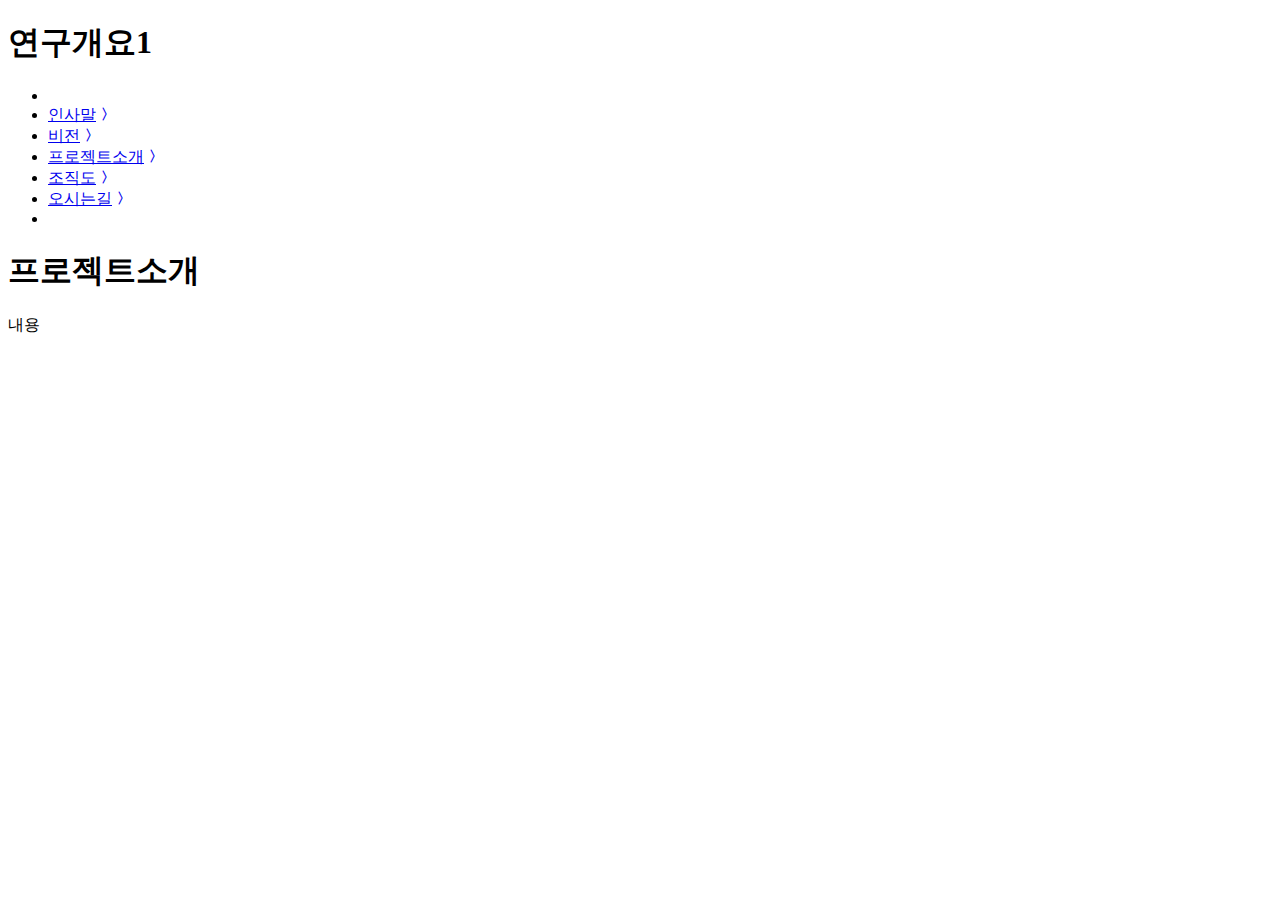
<file: index.html>
<!DOCTYPE html>
<html lang="ko">
<head>
    <meta charset="UTF-8">
    <meta http-equiv="X-UA-Compatible" content="IE=edge">
    <meta name="viewport" content="width=device-width, initial-scale=1.0">
    <title>ackr</title>
    <link rel="stylesheet" href="https://cdn.jsdelivr.net/npm/bootstrap-icons@1.5.0/font/bootstrap-icons.css">
</head>
<body>
    <section class="containerWrapperSubTitle">
        <div class="containerHeight"></div>
        <div class="container">
            <h1>연구개요1</h1>
        </div>
    </section>
    <div class="spaceSub"></div>

    <section>
        <div class="container section01">
            <div class="row">
                <div class="col subMenuList">
                    <ul>
                        <li></li>
                        <li><a href="sub_a1.php?id=greeting">인사말<span><i class="bi bi-chevron-compact-right"></i></span></a></li>
                        <li><a href="sub_a2.php?id=vision">비전<span><i class="bi bi-chevron-compact-right"></i></span></a></li>
                        <li><a href="sub_a3.php?id=prj">프로젝트소개<span><i class="bi bi-chevron-compact-right"></i></span></a></li>
                        <li><a href="sub_a4.php?id=organization">조직도<span><i class="bi bi-chevron-compact-right"></i></span></a></li>
                        <li><a href="sub_a5.php?id=location">오시는길<span><i class="bi bi-chevron-compact-right"></i></span></a></li>
                        <li></li>
                    </ul>
                </div>
                <div class="col">
                    <article id="article">
                        <div id="line" class="sampleClass">
                            <h1>프로젝트소개</h1>
                            <p>
                                내용
                            </p>
                        </div>
                    </article>
                </div>
            </div>
        </div>
    </section>
</body>
</html>
</file>
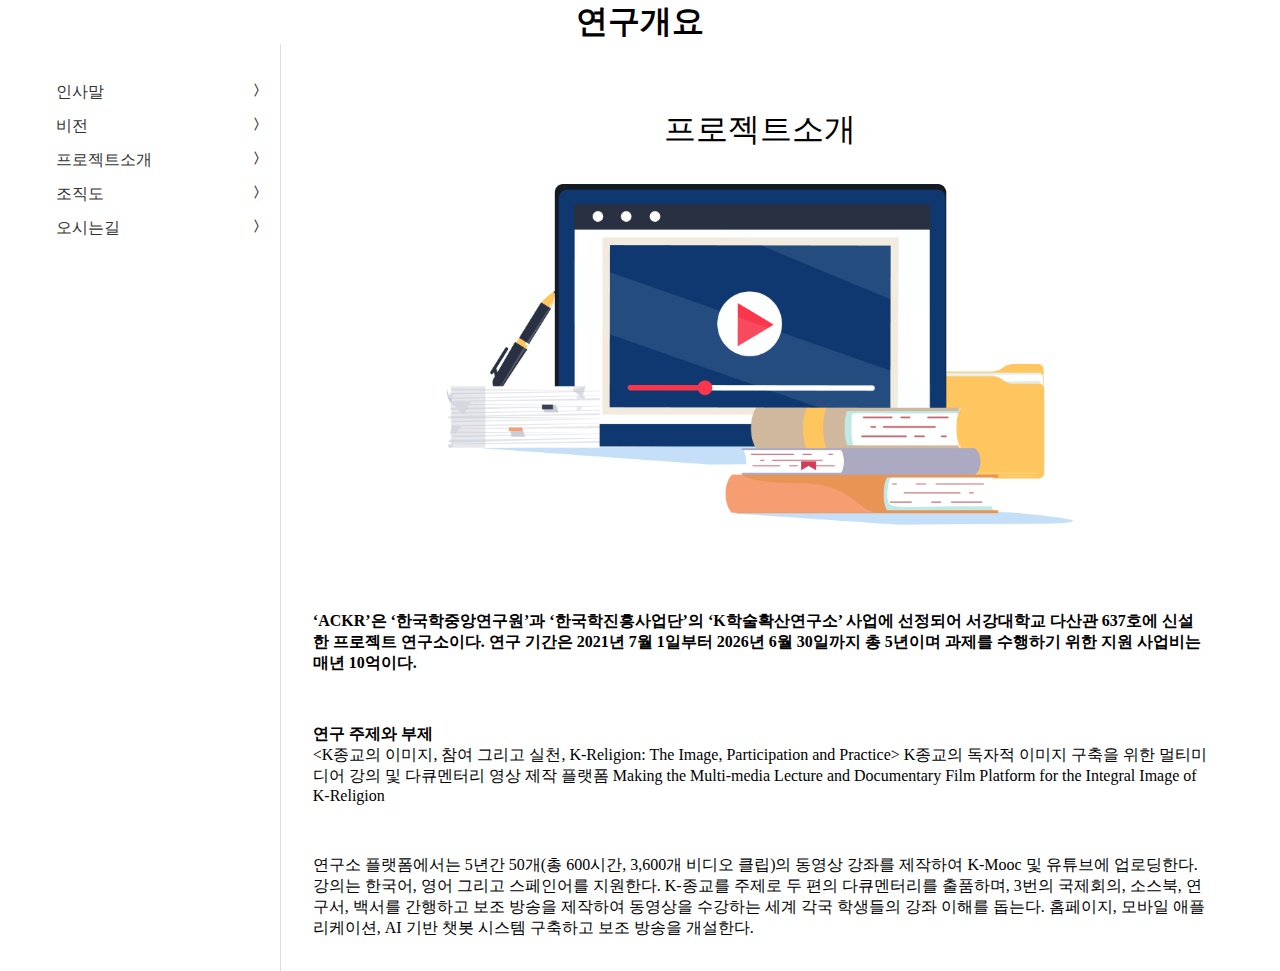
<file: sub_a3.html>
<!DOCTYPE html>
<html lang="ko">
<head>
    <meta charset="UTF-8">
    <meta http-equiv="X-UA-Compatible" content="IE=edge">
    <meta name="viewport" content="width=device-width, initial-scale=1.0">
    <title>ackr</title>
    <link rel="stylesheet" href="assets/sub_a3.css">
    <link rel="stylesheet" href="https://cdn.jsdelivr.net/npm/bootstrap-icons@1.5.0/font/bootstrap-icons.css">
</head>
<body>
    <section class="containerWrapperSubTitle">
        <div class="containerHeight"></div>
        <div class="container">
            <h1>연구개요</h1>
        </div>
    </section>
    <div class="spaceSub"></div>
    <section>
        <div class="container section01">
            <div class="row">
                <div class="col subMenuList">
                    <ul>
                        <li></li>
                        <li><a href="sub_a1.php?id=greeting">인사말<span><i class="bi bi-chevron-compact-right"></i></span></a></li>
                        <li><a href="sub_a2.php?id=vision">비전<span><i class="bi bi-chevron-compact-right"></i></span></a></li>
                        <li><a href="sub_a3.php?id=prj">프로젝트소개<span><i class="bi bi-chevron-compact-right"></i></span></a></li>
                        <li><a href="sub_a4.php?id=organization">조직도<span><i class="bi bi-chevron-compact-right"></i></span></a></li>
                        <li><a href="sub_a5.php?id=location">오시는길<span><i class="bi bi-chevron-compact-right"></i></span></a></li>
                        <li></li>
                    </ul>
                </div>
                <div class="col">
                    <article id="article">
                        <div id="line" class="sampleClass">
                            <h1>프로젝트소개</h1>
                            <h2><img src="assets/imgs/main.png" alt="프로젝트소개"></h2>
                            <div class="project">
                              <p class="first">
                                  ‘ACKR’은 ‘한국학중앙연구원’과 ‘한국학진흥사업단’의 ‘K학술확산연구소’
                                  사업에 선정되어 서강대학교 다산관 637호에 신설한 프로젝트 연구소이다.
                                  연구 기간은 2021년 7월 1일부터 2026년 6월 30일까지 총 5년이며 과제를 수행하기 위한 지원 사업비는 매년 10억이다.
                              </p>
                              <p class="second">
                                <b>연구 주제와 부제</b><br>
                                &lt;K종교의 이미지, 참여 그리고 실천, K-Religion: The Image, Participation and Practice&gt;
                                K종교의 독자적 이미지 구축을 위한 멀티미디어 강의 및 다큐멘터리 영상 제작 플랫폼
                                Making the Multi-media Lecture and Documentary Film Platform for the Integral Image of K-Religion
                              </p>
                              <p class="third">
                                연구소 플랫폼에서는 5년간 50개(총 600시간, 3,600개 비디오 클립)의 동영상 강좌를 제작하여 K-Mooc 및 유튜브에 업로딩한다.
                                강의는 한국어, 영어 그리고 스페인어를 지원한다. K-종교를 주제로 두 편의 다큐멘터리를 출품하며,
                                3번의 국제회의, 소스북, 연구서, 백서를 간행하고 보조 방송을 제작하여 동영상을 수강하는 세계 각국 학생들의 강좌 이해를 돕는다.
                                홈페이지, 모바일 애플리케이션, AI 기반 챗봇 시스템 구축하고 보조 방송을 개설한다.
                              </p>
                            </div>
                        </div>
                    </article>
                </div>
            </div>
        </div>
    </section>
</body>
</html>
</file>
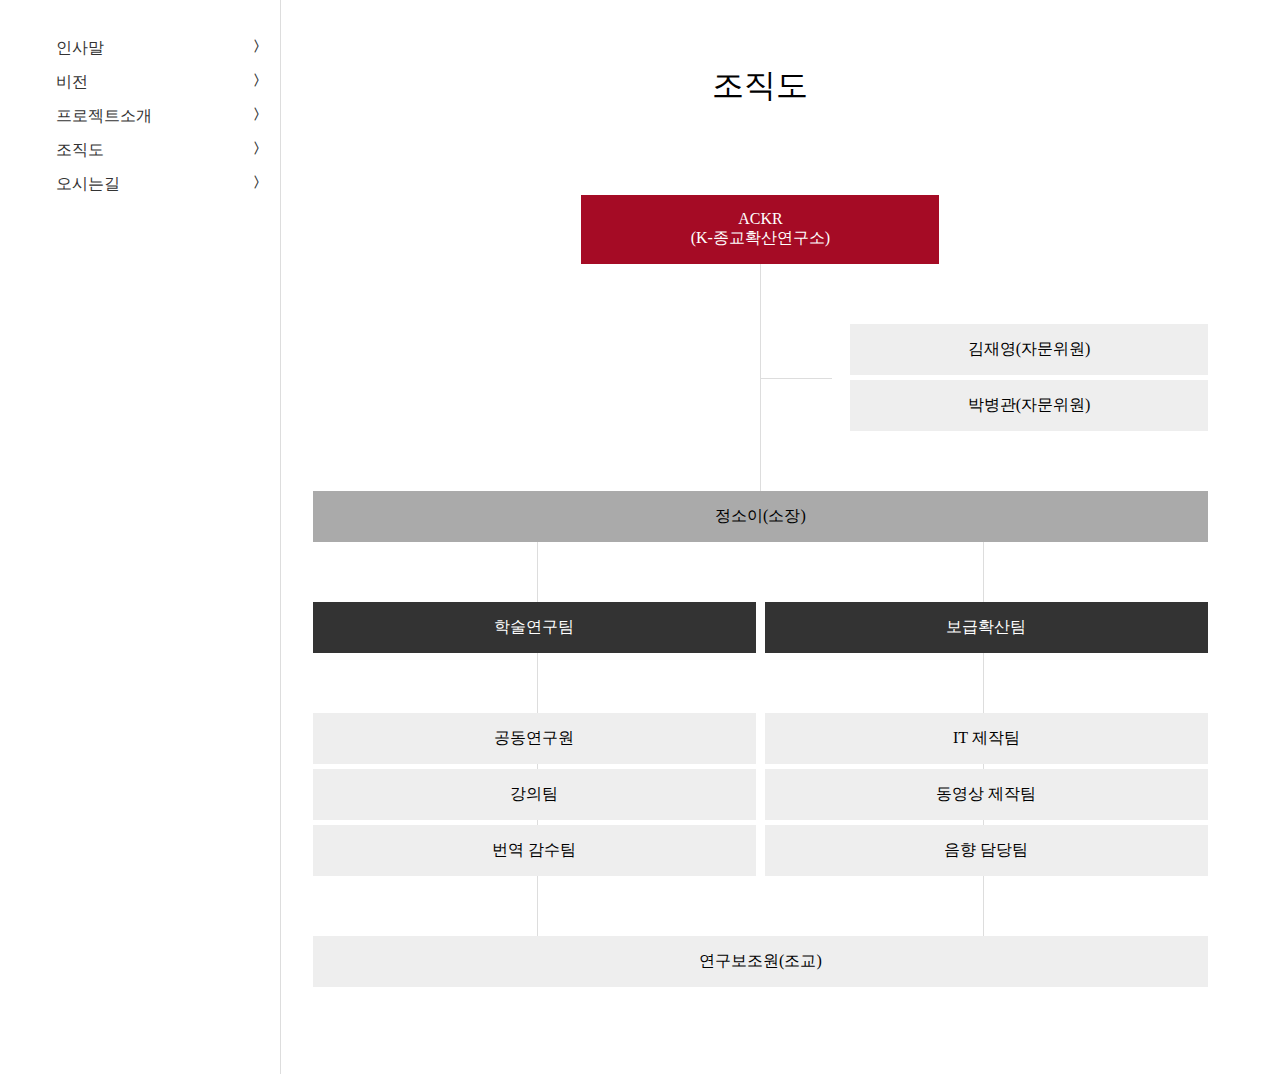
<file: sub_a4.html>
<!DOCTYPE html>
<html lang="ko">
<head>
    <meta charset="UTF-8">
    <meta http-equiv="X-UA-Compatible" content="IE=edge">
    <meta name="viewport" content="width=device-width, initial-scale=1.0">
    <title>ackr</title>
    <link rel="stylesheet" href="assets/sub_a4.css">
    <link rel="stylesheet" href="https://cdn.jsdelivr.net/npm/bootstrap-icons@1.5.0/font/bootstrap-icons.css">
</head>
<body>
    <div class="spaceSub"></div>
    <section>
        <div class="container section01">
            <div class="row">
                <div class="col subMenuList">
                    <ul>
                        <li></li>
                        <li><a href="sub_a1.php?id=greeting">인사말<span><i class="bi bi-chevron-compact-right"></i></span></a></li>
                        <li><a href="sub_a2.php?id=vision">비전<span><i class="bi bi-chevron-compact-right"></i></span></a></li>
                        <li><a href="sub_a3.php?id=prj">프로젝트소개<span><i class="bi bi-chevron-compact-right"></i></span></a></li>
                        <li><a href="sub_a4.php?id=organization">조직도<span><i class="bi bi-chevron-compact-right"></i></span></a></li>
                        <li><a href="sub_a5.php?id=location">오시는길<span><i class="bi bi-chevron-compact-right"></i></span></a></li>
                        <li></li>
                    </ul>
                </div>
                <div class="col">
                    <article id="article">
                        <h1>조직도</h1>
                        <div class="sub_a4Container">
                          <section class="sec1">
                            <p>ACKR<br>(K-종교확산연구소)</p>
                          </section>

                          <section class="sec2">
                            <div>
                              <span class="line"></span>
                              <p>김재영(자문위원)</p>
                              <p>박병관(자문위원)</p>
                            </div>
                            <div>
                              <span class="line"></span>
                              <p>김재영(자문위원)</p>
                              <p>박병관(자문위원)</p>
                            </div>
                          </section>

                          <section class="sec3">
                            <p>정소이(소장)</p>
                          </section>

                          <section class="sec4">
                            <div>
                              <p>학술연구팀</p>
                            </div>
                            <div>
                              <p>보급확산팀</p>
                            </div>
                          </section>

                          <section class="sec5">
                            <div>
                              <p>공동연구원</p>
                              <p>강의팀</p>
                              <p>번역 감수팀</p>
                            </div>
                            <div>
                              <p>IT 제작팀</p>
                              <p>동영상 제작팀</p>
                              <p>음향 담당팀</p>
                            </div>
                          </section>

                          <section class="sec6">
                            <p>연구보조원(조교)</p>
                          </section>
                        </div>
                    </article>
                </div>
            </div>
        </div>
    </section>
</body>
</html>
</file>
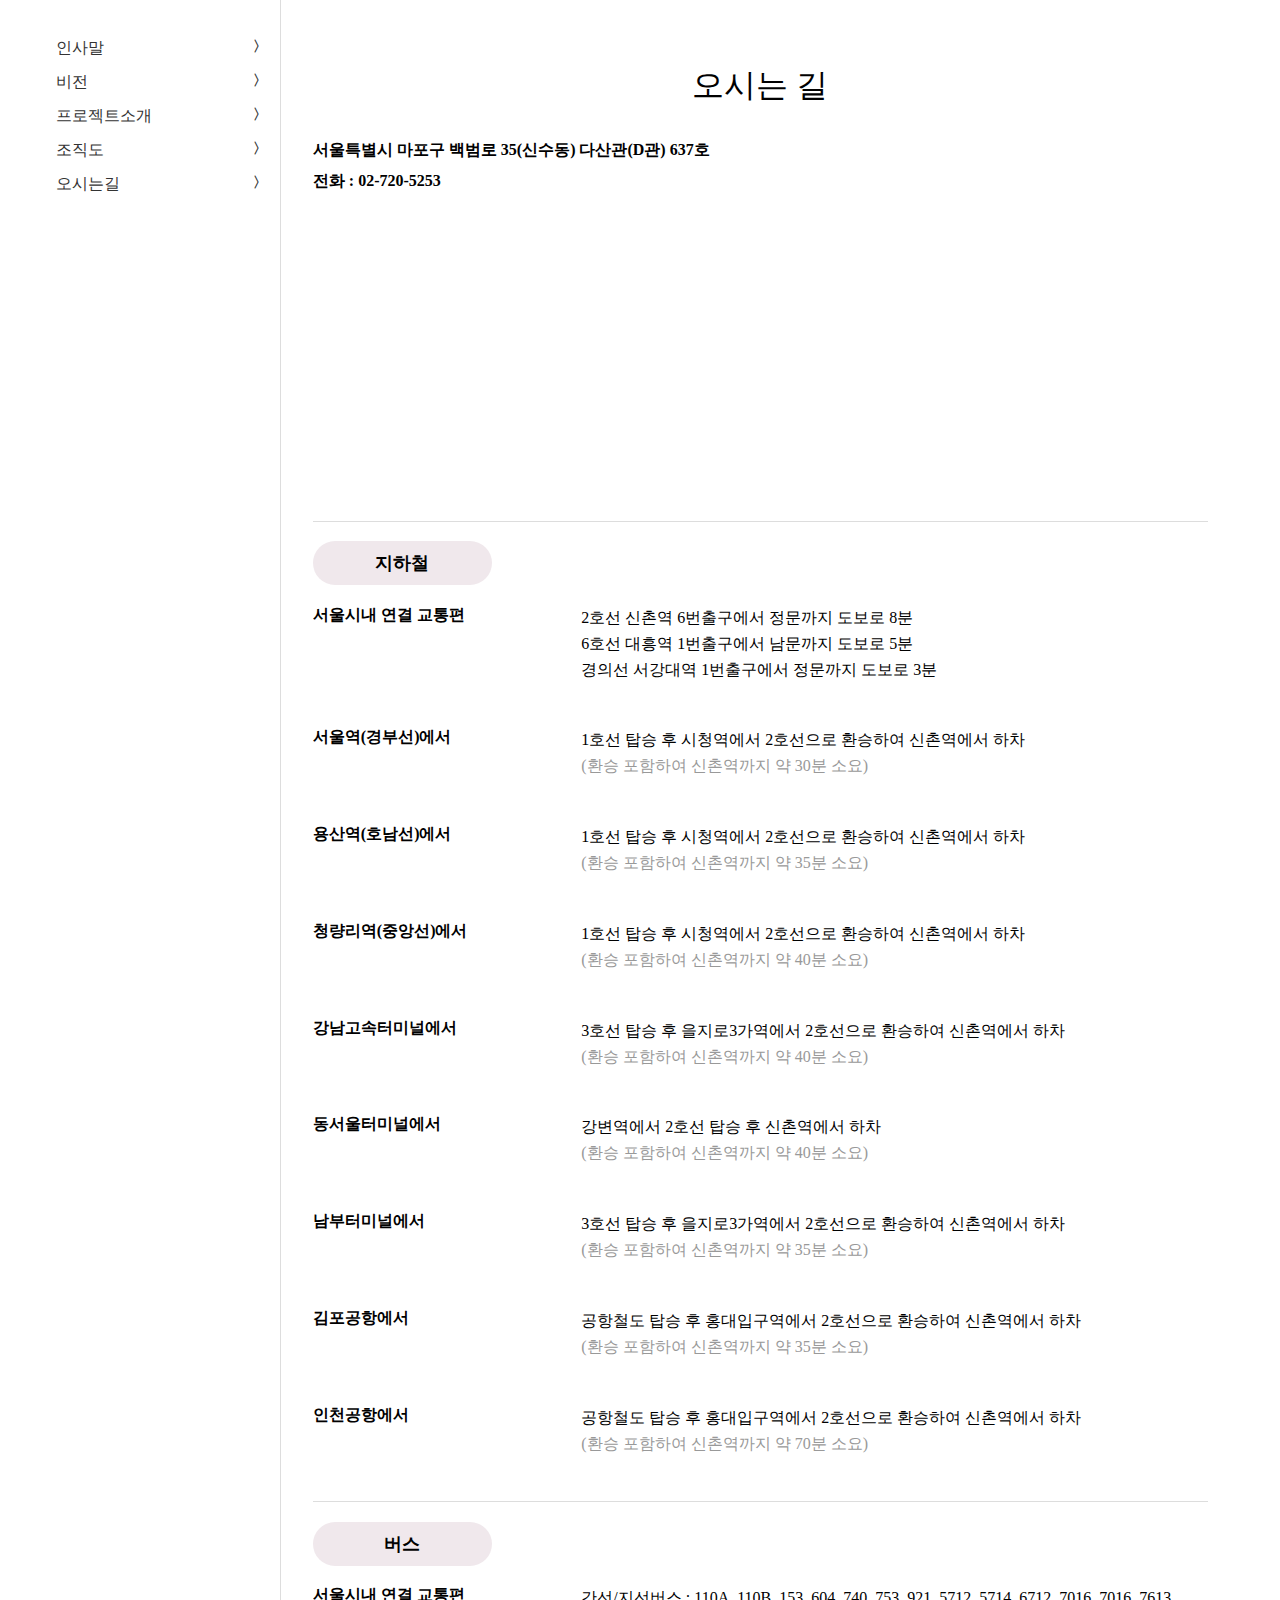
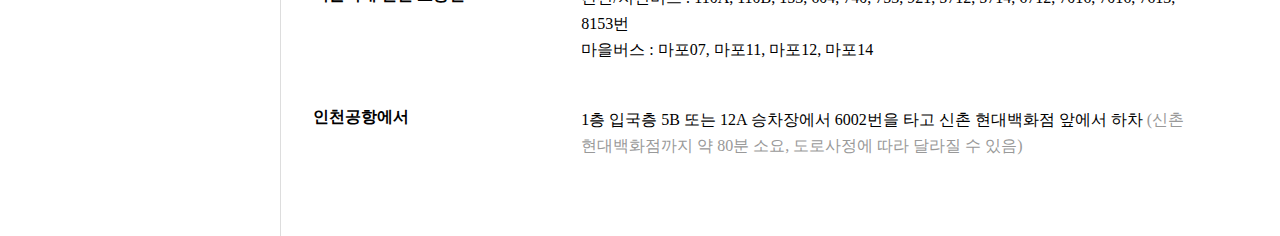
<file: sub_a5-2.html>
<!DOCTYPE html>
<html lang="ko">
<head>
    <meta charset="UTF-8">
    <meta http-equiv="X-UA-Compatible" content="IE=edge">
    <meta name="viewport" content="width=device-width, initial-scale=1.0">
    <title>ackr</title>
    <link rel="stylesheet" href="assets/sub_a5-2.css">
    <link rel="stylesheet" href="https://cdn.jsdelivr.net/npm/bootstrap-icons@1.5.0/font/bootstrap-icons.css">

    <script src="//code.jquery.com/jquery-3.3.1.min.js"></script>
    <script>
      $(document).ready(function(){
        $('.bus').click(function(){
          $('.tab_bus').css('display','block');
          $('.tab_sub').css('display','none');
        });
        $('.subway').click(function(){
          $('.tab_sub').css('display','block');
          $('.tab_bus').css('display','none');
        });
      });
    </script>
</head>
<body>
    <div class="spaceSub"></div>
    <section>
        <div class="container section01">
            <div class="row">
                <div class="col subMenuList">
                    <ul>
                        <li></li>
                        <li><a href="sub_a1.php?id=greeting">인사말<span><i class="bi bi-chevron-compact-right"></i></span></a></li>
                        <li><a href="sub_a2.php?id=vision">비전<span><i class="bi bi-chevron-compact-right"></i></span></a></li>
                        <li><a href="sub_a3.php?id=prj">프로젝트소개<span><i class="bi bi-chevron-compact-right"></i></span></a></li>
                        <li><a href="sub_a4.php?id=organization">조직도<span><i class="bi bi-chevron-compact-right"></i></span></a></li>
                        <li><a href="sub_a5.php?id=location">오시는길<span><i class="bi bi-chevron-compact-right"></i></span></a></li>
                        <li></li>
                    </ul>
                </div>
                <div class="col">
                    <article id="sub_a5Article">
                        <h1>오시는 길</h1>
                        <div class="sub_a5Container">
                          <section class="sub_a5Top">
                            <h2>서울특별시 마포구 백범로 35(신수동) 다산관(D관) 637호</h2>
                            <p>전화 : 02-720-5253</p>
                            <div class="mapRes">
                              <!-- * 카카오맵 - 지도퍼가기 -->
<!-- 1. 지도 노드 -->
<div id="daumRoughmapContainer1637131087776" class="root_daum_roughmap root_daum_roughmap_landing" style="width:100%; height:300px;"></div>

<!--
	2. 설치 스크립트
	* 지도 퍼가기 서비스를 2개 이상 넣을 경우, 설치 스크립트는 하나만 삽입합니다.
-->
<script charset="UTF-8" class="daum_roughmap_loader_script" src="https://ssl.daumcdn.net/dmaps/map_js_init/roughmapLoader.js"></script>

<!-- 3. 실행 스크립트 -->
<script charset="UTF-8">
	new daum.roughmap.Lander({
		"timestamp" : "1637131087776",
		"key" : "28425",
		// "mapWidth" : "640",
		"mapHeight" : "300"
	}).render();
</script>
                            </div>

                          </section>
                          <section class="sub_a5Middle">
                            <hr>
                            <h2 class="subway"><p>지하철</p></h2>
                            <div>
                              <h3>서울시내 연결 교통편</h3>
                              <p>2호선 신촌역 6번출구에서 정문까지 도보로 8분<br>
                              6호선 대흥역 1번출구에서 남문까지 도보로 5분<br>
                              경의선 서강대역 1번출구에서 정문까지 도보로 3분</p>
                            </div>
                            <div>
                              <h3>서울역(경부선)에서</h3>
                              <p>1호선 탑승 후 시청역에서 2호선으로 환승하여 신촌역에서 하차<br>
                                <span>(환승 포함하여 신촌역까지 약 30분 소요)</span>
                              </p>
                            </div>
                            <div>
                              <h3>용산역(호남선)에서</h3>
                              <p>1호선 탑승 후 시청역에서 2호선으로 환승하여 신촌역에서 하차<br>
                                <span>(환승 포함하여 신촌역까지 약 35분 소요)</span>
                              </p>
                            </div>
                            <div>
                              <h3>청량리역(중앙선)에서</h3>
                              <p>1호선 탑승 후 시청역에서 2호선으로 환승하여 신촌역에서 하차<br>
                                <span>(환승 포함하여 신촌역까지 약 40분 소요)</span>
                              </p>
                            </div>
                            <div>
                              <h3>강남고속터미널에서</h3>
                              <p>3호선 탑승 후 을지로3가역에서 2호선으로 환승하여 신촌역에서 하차<br>
                                <span>(환승 포함하여 신촌역까지 약 40분 소요)</span>
                              </p>
                            </div>
                            <div>
                              <h3>동서울터미널에서</h3>
                              <p>강변역에서 2호선 탑승 후 신촌역에서 하차<br>
                                <span>(환승 포함하여 신촌역까지 약 40분 소요)</span>
                              </p>
                            </div>
                            <div>
                              <h3>남부터미널에서</h3>
                              <p>3호선 탑승 후 을지로3가역에서 2호선으로 환승하여 신촌역에서 하차<br>
                                <span>(환승 포함하여 신촌역까지 약 35분 소요)</span>
                              </p>
                            </div>
                            <div>
                              <h3>김포공항에서</h3>
                              <p>공항철도 탑승 후 홍대입구역에서 2호선으로 환승하여 신촌역에서 하차<br>
                                <span>(환승 포함하여 신촌역까지 약 35분 소요)</span>
                              </p>
                            </div>
                            <div>
                              <h3>인천공항에서</h3>
                              <p>공항철도 탑승 후 홍대입구역에서 2호선으로 환승하여 신촌역에서 하차<br>
                                <span>(환승 포함하여 신촌역까지 약 70분 소요)</span>
                              </p>
                            </div>
                          </section>
                          <section class="sub_a5Middle">
                            <hr>
                            <h2 class="bus"><p>버스</p></h2>
                            <div>
                              <h3>서울시내 연결 교통편</h3>
                              <p>간선/지선버스 : 110A, 110B, 153, 604, 740, 753, 921, 5712, 5714, 6712, 7016, 7016, 7613, 8153번<br>
                                마을버스 : 마포07, 마포11, 마포12, 마포14
                              </p>
                            </div>
                            <div>
                              <h3>인천공항에서</h3>
                              <p>1층 입국층 5B 또는 12A 승차장에서 6002번을 타고 신촌 현대백화점 앞에서 하차
                                <span>(신촌 현대백화점까지 약 80분 소요, 도로사정에 따라 달라질 수 있음)</span>
                              </p>
                            </div>
                          </section>
                        </div>
                    </article>
                </div>
            </div>
        </div>
    </section>
</body>
</html>
</file>
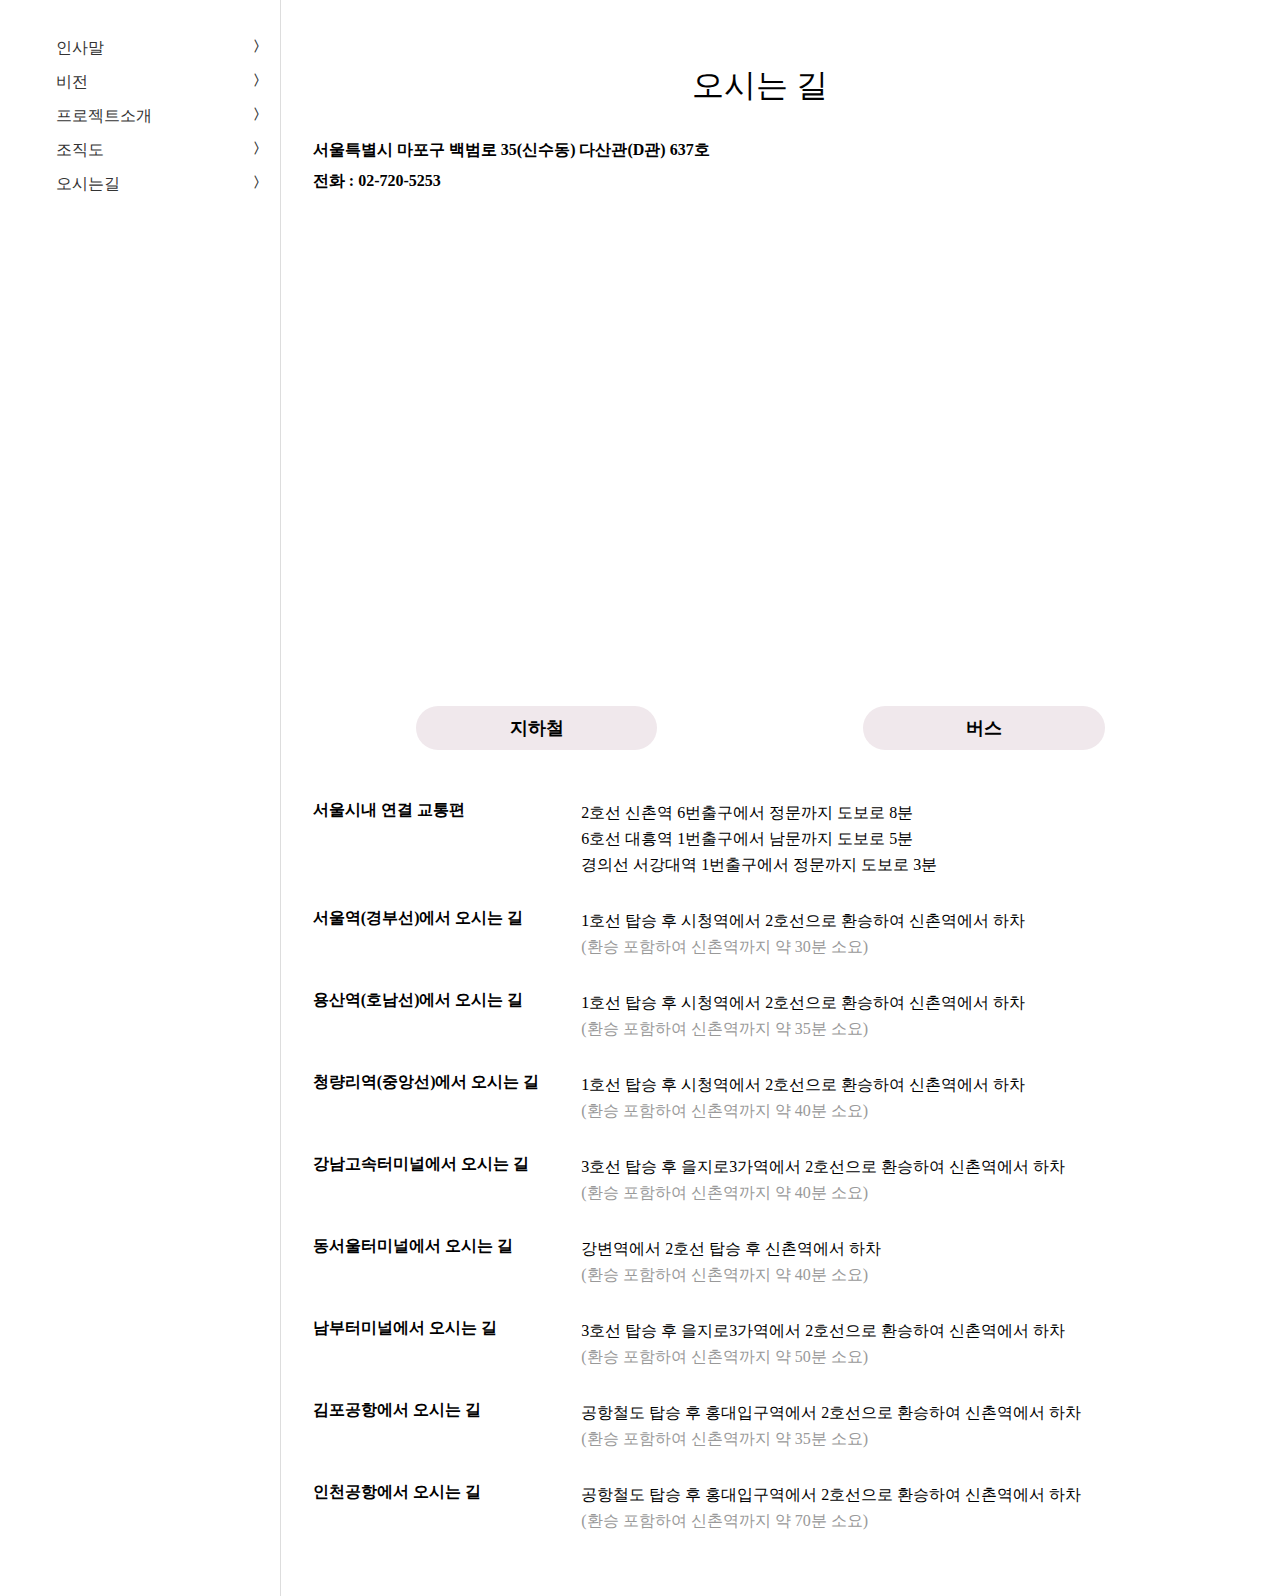
<file: sub_a5.html>
<!DOCTYPE html>
<html lang="ko">
<head>
    <meta charset="UTF-8">
    <meta http-equiv="X-UA-Compatible" content="IE=edge">
    <meta name="viewport" content="width=device-width, initial-scale=1.0">
    <title>ackr</title>
    <link rel="stylesheet" href="assets/sub_a5.css">
    <link rel="stylesheet" href="https://cdn.jsdelivr.net/npm/bootstrap-icons@1.5.0/font/bootstrap-icons.css">

    <script src="//code.jquery.com/jquery-3.3.1.min.js"></script>
    <script>
      $(document).ready(function(){
        $('.bus').click(function(){
          $('.tab_bus').css('display','block');
          $('.tab_sub').css('display','none');
        });
        $('.subway').click(function(){
          $('.tab_sub').css('display','block');
          $('.tab_bus').css('display','none');
        });
      });
    </script>
</head>
<body>
    <div class="spaceSub"></div>
    <section>
        <div class="container section01">
            <div class="row">
                <div class="col subMenuList">
                    <ul>
                        <li></li>
                        <li><a href="sub_a1.php?id=greeting">인사말<span><i class="bi bi-chevron-compact-right"></i></span></a></li>
                        <li><a href="sub_a2.php?id=vision">비전<span><i class="bi bi-chevron-compact-right"></i></span></a></li>
                        <li><a href="sub_a3.php?id=prj">프로젝트소개<span><i class="bi bi-chevron-compact-right"></i></span></a></li>
                        <li><a href="sub_a4.php?id=organization">조직도<span><i class="bi bi-chevron-compact-right"></i></span></a></li>
                        <li><a href="sub_a5.php?id=location">오시는길<span><i class="bi bi-chevron-compact-right"></i></span></a></li>
                        <li></li>
                    </ul>
                </div>
                <div class="col">
                    <article id="sub_a5Article">
                        <h1>오시는 길</h1>
                        <div class="sub_a5Container">
                          <section class="sub_a5Top">
                            <h2>서울특별시 마포구 백범로 35(신수동) 다산관(D관) 637호</h2>
                            <p>전화 : 02-720-5253</p>
                            <div>
                              <iframe src="https://www.google.com/maps/embed?pb=!1m18!1m12!1m3!1d197.70558262241485!2d126.93950636657826!3d37.54824677488418!2m3!1f0!2f0!3f0!3m2!1i1024!2i768!4f13.1!3m3!1m2!1s0x357c98bc741fb2bb%3A0x10d876507feb22ec!2z7ISc7Jq47Yq567OE7IucIOuniO2PrOq1rCDsi6DsiJjrj5kgMzUtNQ!5e0!3m2!1sko!2skr!4v1637044094374!5m2!1sko!2skr" width="100%" height="450" style="border:0;" allowfullscreen="" loading="lazy"></iframe>
                            </div>
                          </section>
                          <section class="sub_a5Middle">
                            <div class="tab_sb">
                              <h2 class="subway"><p>지하철</p></h2>
                              <h2 class="bus"><p>버스</p></h2>
                            </div>
                            <div class="tab_sub">
                              <section>
                                <h3>서울시내 연결 교통편</h3>
                                <p>2호선 신촌역 6번출구에서 정문까지 도보로 8분<br>
                                  6호선 대흥역 1번출구에서 남문까지 도보로 5분<br>
                                  경의선 서강대역 1번출구에서 정문까지 도보로 3분</p>
                              </section>
                              <section>
                                <h3>서울역(경부선)에서 오시는 길</h3>
                                <p>1호선 탑승 후 시청역에서 2호선으로 환승하여 신촌역에서 하차<br><span>(환승 포함하여 신촌역까지 약 30분 소요)</span></p>
                              </section>
                              <section>
                                <h3>용산역(호남선)에서 오시는 길</h3>
                                <p>1호선 탑승 후 시청역에서 2호선으로 환승하여 신촌역에서 하차<br><span>(환승 포함하여 신촌역까지 약 35분 소요)</span></p>
                              </section>
                              <section>
                                <h3>청량리역(중앙선)에서 오시는 길</h3>
                                <p>1호선 탑승 후 시청역에서 2호선으로 환승하여 신촌역에서 하차<br><span>(환승 포함하여 신촌역까지 약 40분 소요)</span></p>
                              </section>
                              <section>
                                <h3>강남고속터미널에서 오시는 길</h3>
                                <p>3호선 탑승 후 을지로3가역에서 2호선으로 환승하여 신촌역에서 하차<br><span>(환승 포함하여 신촌역까지 약 40분 소요)</span></p>
                              </section>
                              <section>
                                <h3>동서울터미널에서 오시는 길</h3>
                                <p>강변역에서 2호선 탑승 후 신촌역에서 하차<br><span>(환승 포함하여 신촌역까지 약 40분 소요)</span></p>
                              </section>
                              <section>
                                <h3>남부터미널에서 오시는 길</h3>
                                <p>3호선 탑승 후 을지로3가역에서 2호선으로 환승하여 신촌역에서 하차<br><span>(환승 포함하여 신촌역까지 약 50분 소요)</span></p>
                              </section>
                              <section>
                                <h3>김포공항에서 오시는 길</h3>
                                <p>공항철도 탑승 후 홍대입구역에서 2호선으로 환승하여 신촌역에서 하차<br><span>(환승 포함하여 신촌역까지 약 35분 소요)</span></p>
                              </section>
                              <section>
                                <h3>인천공항에서 오시는 길</h3>
                                <p>공항철도 탑승 후 홍대입구역에서 2호선으로 환승하여 신촌역에서 하차<br><span>(환승 포함하여 신촌역까지 약 70분 소요)</span></p>
                              </section>
                            </div>
                            <div class="tab_bus">
                              <section>
                                <h3>서울시내 연결 교통편</h3>
                                <p>간선/지선버스 : 110A, 110B, 153, 604, 740, 753, 921, 5712, 5714, 6712, 7016, 7016, 7613, 8153번<br>
                                  마을버스 : 마포07, 마포11, 마포12, 마포14번</p>
                              </section>
                              <section>
                                <h3>인천공항에서 오시는 길</h3>
                                <p>1층 입국층 5B 또는 12A 승차장에서 6002번을 타고 신촌 현대백화점 앞에서 하차<br><span>(신촌 현대백화점까지 약 80분소요, 도로사정에 따라 달라질 수 있음)</span></p>
                              </section>
                            </div>
                          </section>
                        </div>
                    </article>
                </div>
            </div>
        </div>
    </section>
</body>
</html>
</file>
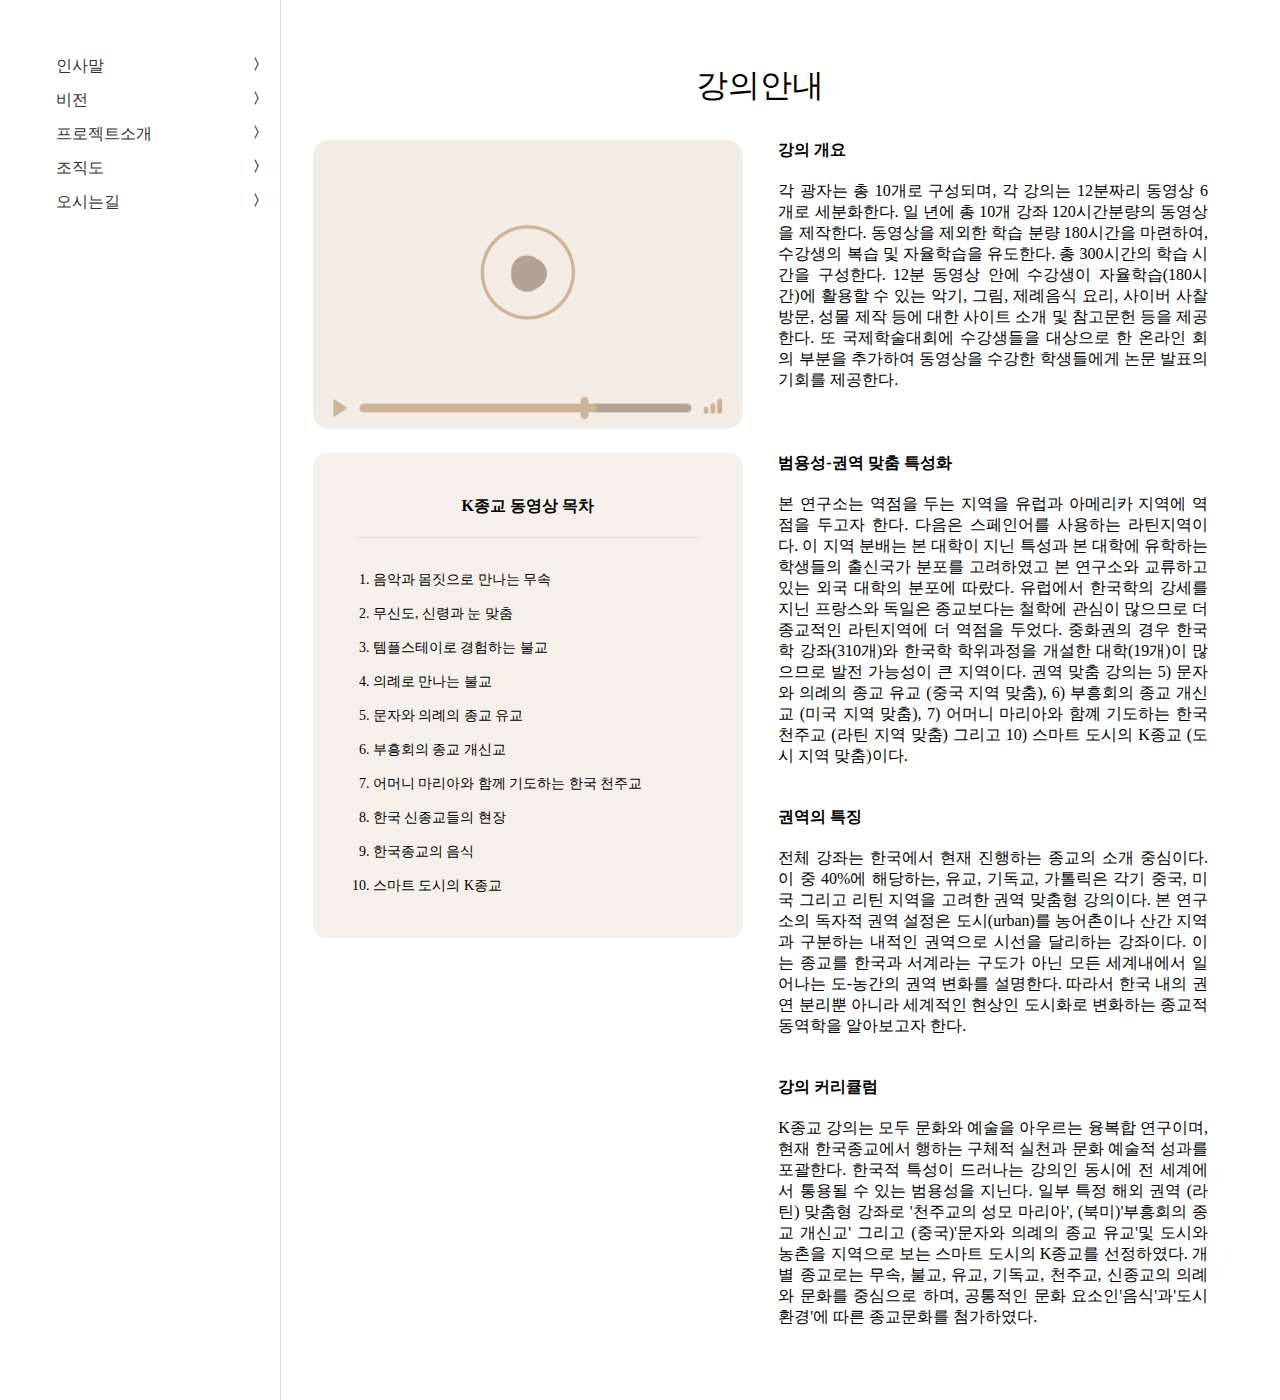
<file: sub_c2.html>
<!DOCTYPE html>
<html lang="ko">
<head>
    <meta charset="UTF-8">
    <meta http-equiv="X-UA-Compatible" content="IE=edge">
    <meta name="viewport" content="width=device-width, initial-scale=1.0">
    <title>ackr</title>
    <link rel="stylesheet" href="assets/sub_c2.css">
    <link rel="stylesheet" href="https://cdn.jsdelivr.net/npm/bootstrap-icons@1.5.0/font/bootstrap-icons.css">
</head>
<body>
  <section>
      <div class="container section01">
          <div class="row">
              <div class="col subMenuList">
                  <ul>
                      <li></li>
                      <li><a href="sub_a1.php?id=greeting">인사말<span><i class="bi bi-chevron-compact-right"></i></span></a></li>
                      <li><a href="sub_a2.php?id=vision">비전<span><i class="bi bi-chevron-compact-right"></i></span></a></li>
                      <li><a href="sub_a3.php?id=prj">프로젝트소개<span><i class="bi bi-chevron-compact-right"></i></span></a></li>
                      <li><a href="sub_a4.php?id=organization">조직도<span><i class="bi bi-chevron-compact-right"></i></span></a></li>
                      <li><a href="sub_a5.php?id=location">오시는길<span><i class="bi bi-chevron-compact-right"></i></span></a></li>
                      <li></li>
                  </ul>
              </div>
              <div class="col subArticle">
                  <article id="article">
                      <div id="line" class="sampleClass">
                          <h1>강의안내</h1>
                          <div class="main">
                            <article class="first">
                              <figure>
                                <img src="assets/imgs/sub_c2.png" alt="연구활동img">
                              </figure>
                              <section class="box1">
                                <h2>강의 개요</h2>
                                <h3>각 광자는 총 10개로 구성되며, 각 강의는 12분짜리 동영상 6개로 세분화한다.
                                  일 년에 총 10개 강좌 120시간분량의 동영상을 제작한다.
                                  동영상을 제외한 학습 분량 180시간을 마련하여, 수강생의 복습 및 자율학습을 유도한다.
                                  총 300시간의 학습 시간을 구성한다. 12분 동영상 안에 수강생이 자율학습(180시간)에 활용할 수 있는 악기,
                                  그림, 제례음식 요리, 사이버 사찰 방문, 성물 제작 등에 대한 사이트 소개 및 참고문헌 등을 제공한다.
                                  또 국제학술대회에 수강생들을 대상으로 한 온라인 회의 부분을 추가하여 동영상을
                                  수강한 학생들에게 논문 발표의 기회를 제공한다.
                                </h3>
                              </section>
                            </article>
                            <article class="second">
                              <section class="side">
                                <div>
                                  <h2>K종교 동영상 목차</h2>
                                    <hr>
                                    <ol>
                                      <li>음악과 몸짓으로 만나는 무속</li>
                                      <li>무신도, 신령과 눈 맞춤</li>
                                      <li>템플스테이로 경험하는 불교</li>
                                      <li>의례로 만나는 불교</li>
                                      <li>문자와 의례의 종교 유교</li>
                                      <li>부흥회의 종교 개신교</li>
                                      <li>어머니 마리아와 함께 기도하는 한국 천주교</li>
                                      <li>한국 신종교들의 현장</li>
                                      <li>한국종교의 음식</li>
                                      <li>스마트 도시의 K종교</li>
                                    </ol>
                                </div>
                              </section>
                              <div class="sec_all">
                                <section class="box2">
                                  <h2>범용성-권역 맞춤 특성화</h2>
                                  <h3>본 연구소는 역점을 두는 지역을 유럽과 아메리카 지역에 역점을 두고자 한다.
                                    다음은 스페인어를 사용하는 라틴지역이다.
                                    이 지역 분배는 본 대학이 지닌 특성과 본 대학에 유학하는 학생들의 출신국가 분포를
                                    고려하였고 본 연구소와 교류하고 있는 외국 대학의 분포에 따랐다.
                                    유럽에서 한국학의 강세를 지닌 프랑스와 독일은 종교보다는 철학에 관심이 많으므로 더 종교적인
                                    라틴지역에 더 역점을 두었다. 중화권의 경우 한국학 강좌(310개)와 한국학 학위과정을 개설한 대학(19개)이
                                    많으므로 발전 가능성이 큰 지역이다.
                                    권역 맞춤 강의는 5) 문자와 의례의 종교 유교 (중국 지역 맞춤), 6) 부흥회의 종교 개신교 (미국 지역 맞춤),
                                    7) 어머니 마리아와 함꼐 기도하는 한국 천주교 (라틴 지역 맞춤) 그리고 10) 스마트 도시의 K종교 (도시 지역 맞춤)이다.
                                  </h3>
                                </section>
                                <section class="box3">
                                  <h2>권역의 특징</h2>
                                  <h3>전체 강좌는 한국에서 현재 진행하는 종교의 소개 중심이다.
                                    이 중 40%에 해당하는, 유교, 기독교, 가톨릭은 각기 중국, 미국 그리고
                                    리틴 지역을 고려한 권역 맞춤형 강의이다. 본 연구소의 독자적 권역 설정은
                                    도시(urban)를 농어촌이나 산간 지역과 구분하는 내적인 권역으로 시선을 달리하는 강좌이다.
                                    이는 종교를 한국과 서계라는 구도가 아닌 모든 세계내에서 일어나는 도-농간의 권역 변화를 설명한다.
                                    따라서 한국 내의 권연 분리뿐 아니라 세계적인 현상인 도시화로 변화하는 종교적 동역학을 알아보고자 한다.
                                  </h3>
                                </section>
                                <section class="box4">
                                  <h2>강의 커리큘럼</h2>
                                  <h3>K종교 강의는 모두 문화와 예술을 아우르는 융복합 연구이며, 현재 한국종교에서 행하는 구체적 실천과
                                    문화 예술적 성과를 포괄한다. 한국적 특성이 드러나는 강의인 동시에 전 세계에서 통용될 수 있는 범용성을 지닌다.
                                    일부 특정 해외 권역 (라틴) 맞춤형 강좌로 '천주교의 성모 마리아', (북미)'부흥회의 종교 개신교' 그리고
                                    (중국)'문자와 의례의 종교 유교'및 도시와 농촌을 지역으로 보는 스마트 도시의 K종교를 선정하였다.
                                    개별 종교로는 무속, 불교, 유교, 기독교, 천주교, 신종교의 의례와 문화를 중심으로 하며, 공통적인
                                    문화 요소인'음식'과'도시환경'에 따른 종교문화를 첨가하였다.
                                  </h3>
                                </section>
                              </div>
                            </article>
                          </div>
                      </div>
                  </article>
              </div>
          </div>
      </div>
  </section>
</body>
</file>
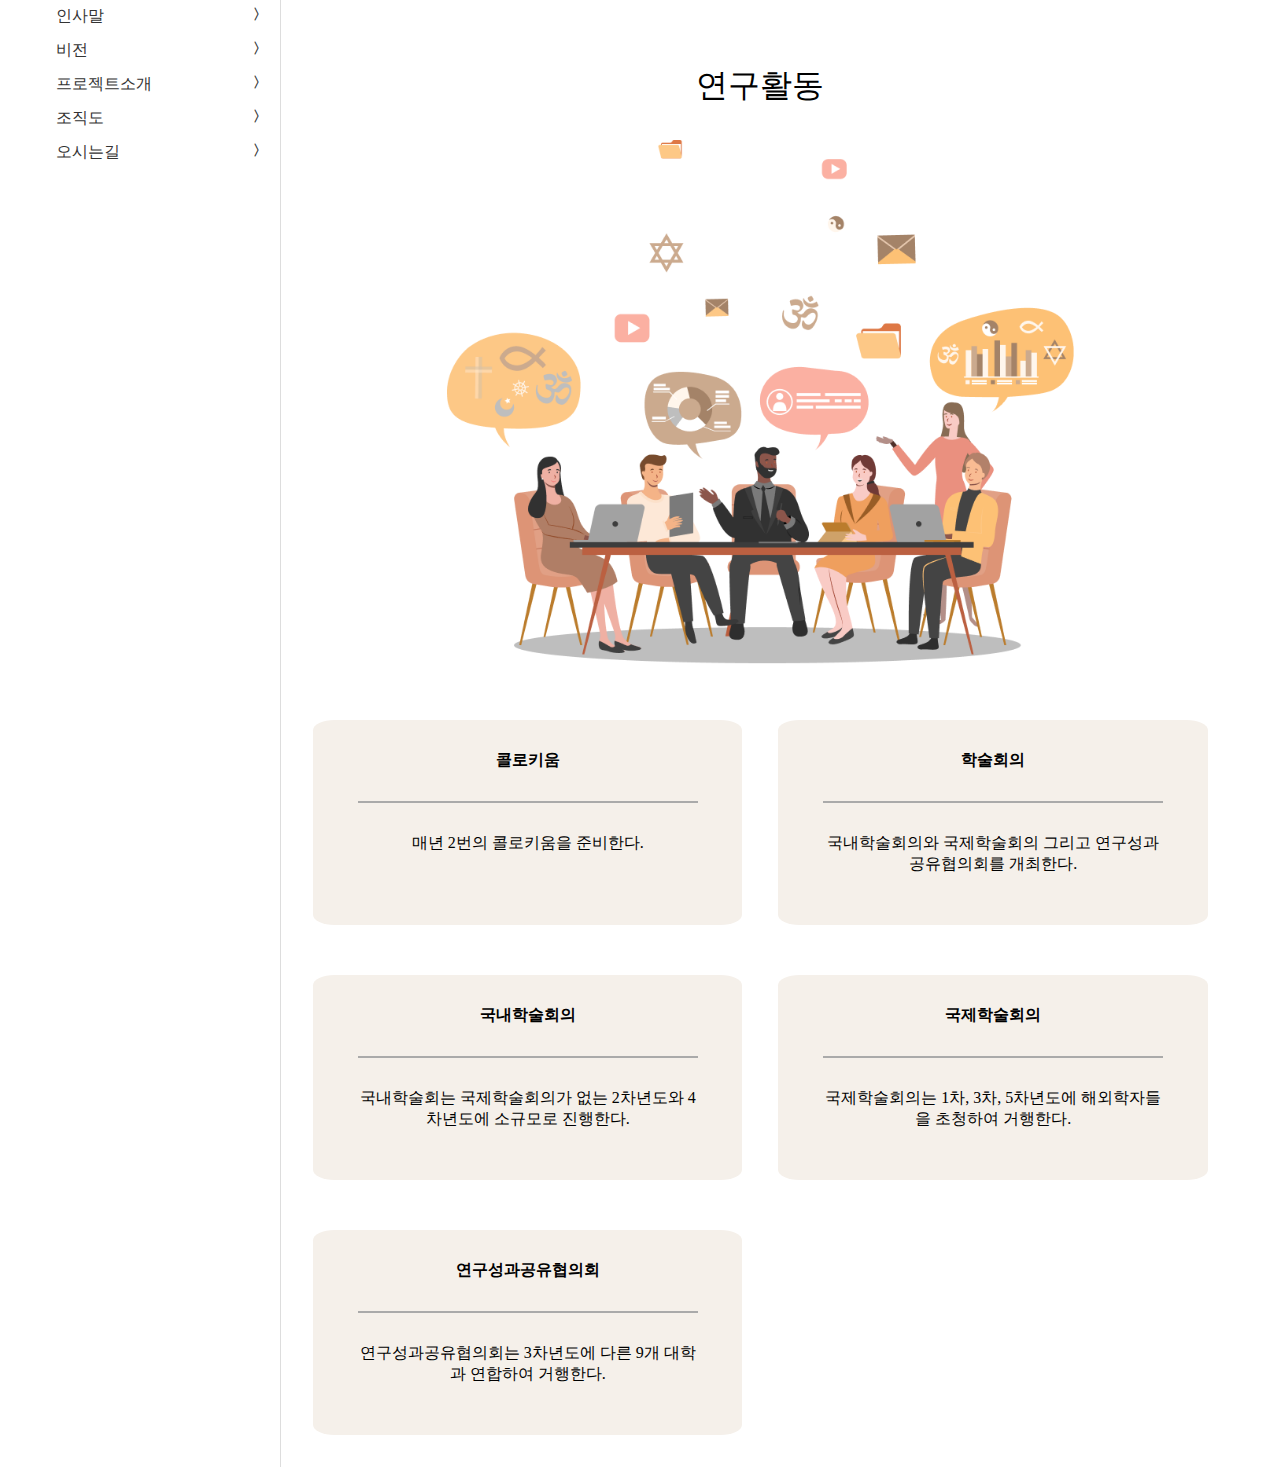
<file: sub_c3.html>
<!DOCTYPE html>
<html lang="ko">
<head>
    <meta charset="UTF-8">
    <meta http-equiv="X-UA-Compatible" content="IE=edge">
    <meta name="viewport" content="width=device-width, initial-scale=1.0">
    <title>ackr</title>
    <link rel="stylesheet" href="assets/sub_c3.css">
    <link rel="stylesheet" href="https://cdn.jsdelivr.net/npm/bootstrap-icons@1.5.0/font/bootstrap-icons.css">
</head>
<body>
  <section>
      <div class="container section01">
          <div class="row">
              <div class="col subMenuList">
                  <ul>
                      <li></li>
                      <li><a href="sub_a1.php?id=greeting">인사말<span><i class="bi bi-chevron-compact-right"></i></span></a></li>
                      <li><a href="sub_a2.php?id=vision">비전<span><i class="bi bi-chevron-compact-right"></i></span></a></li>
                      <li><a href="sub_a3.php?id=prj">프로젝트소개<span><i class="bi bi-chevron-compact-right"></i></span></a></li>
                      <li><a href="sub_a4.php?id=organization">조직도<span><i class="bi bi-chevron-compact-right"></i></span></a></li>
                      <li><a href="sub_a5.php?id=location">오시는길<span><i class="bi bi-chevron-compact-right"></i></span></a></li>
                      <li></li>
                  </ul>
              </div>
              <div class="col subArticle">
                  <article id="article">
                      <div id="line" class="sampleClass">
                          <h1>연구활동</h1>
                          <h2><img src="assets/imgs/sub_c3.png" alt="연구활동img"></h2>
                          <div class="project01">
                            <div class="box1">
                              <h2>콜로키움</h2>
                              <div class="line2"></div>
                              <h3>매년 2번의 콜로키움을 준비한다.</h3>
                            </div>
                            <div class="box2">
                              <h2>학술회의</h2>
                              <div class="line2"></div>
                              <h3>국내학술회의와 국제학술회의 그리고 연구성과공유협의회를 개최한다.</h3>
                            </div>
                          </div>
                          <div class="project02">
                            <div class="box3">
                              <h2>국내학술회의</h2>
                              <div class="line2"></div>
                              <h3>국내학술회는 국제학술회의가 없는 2차년도와 4차년도에 소규모로 진행한다.</h3>
                            </div>
                            <div class="box4">
                              <h2>국제학술회의</h2>
                              <div class="line2"></div>
                              <h3>국제학술회의는 1차, 3차, 5차년도에 해외학자들을 초청하여 거행한다.</h3>
                            </div>
                          </div>
                          <div class="project03">
                            <div class="box5">
                              <h2>연구성과공유협의회</h2>
                              <div class="line2"></div>
                              <h3>연구성과공유협의회는 3차년도에 다른 9개 대학과 연합하여 거행한다.</h3>
                            </div>
                          </div>
                      </div>
                  </article>
              </div>
          </div>
      </div>
  </section>
</body>
</file>
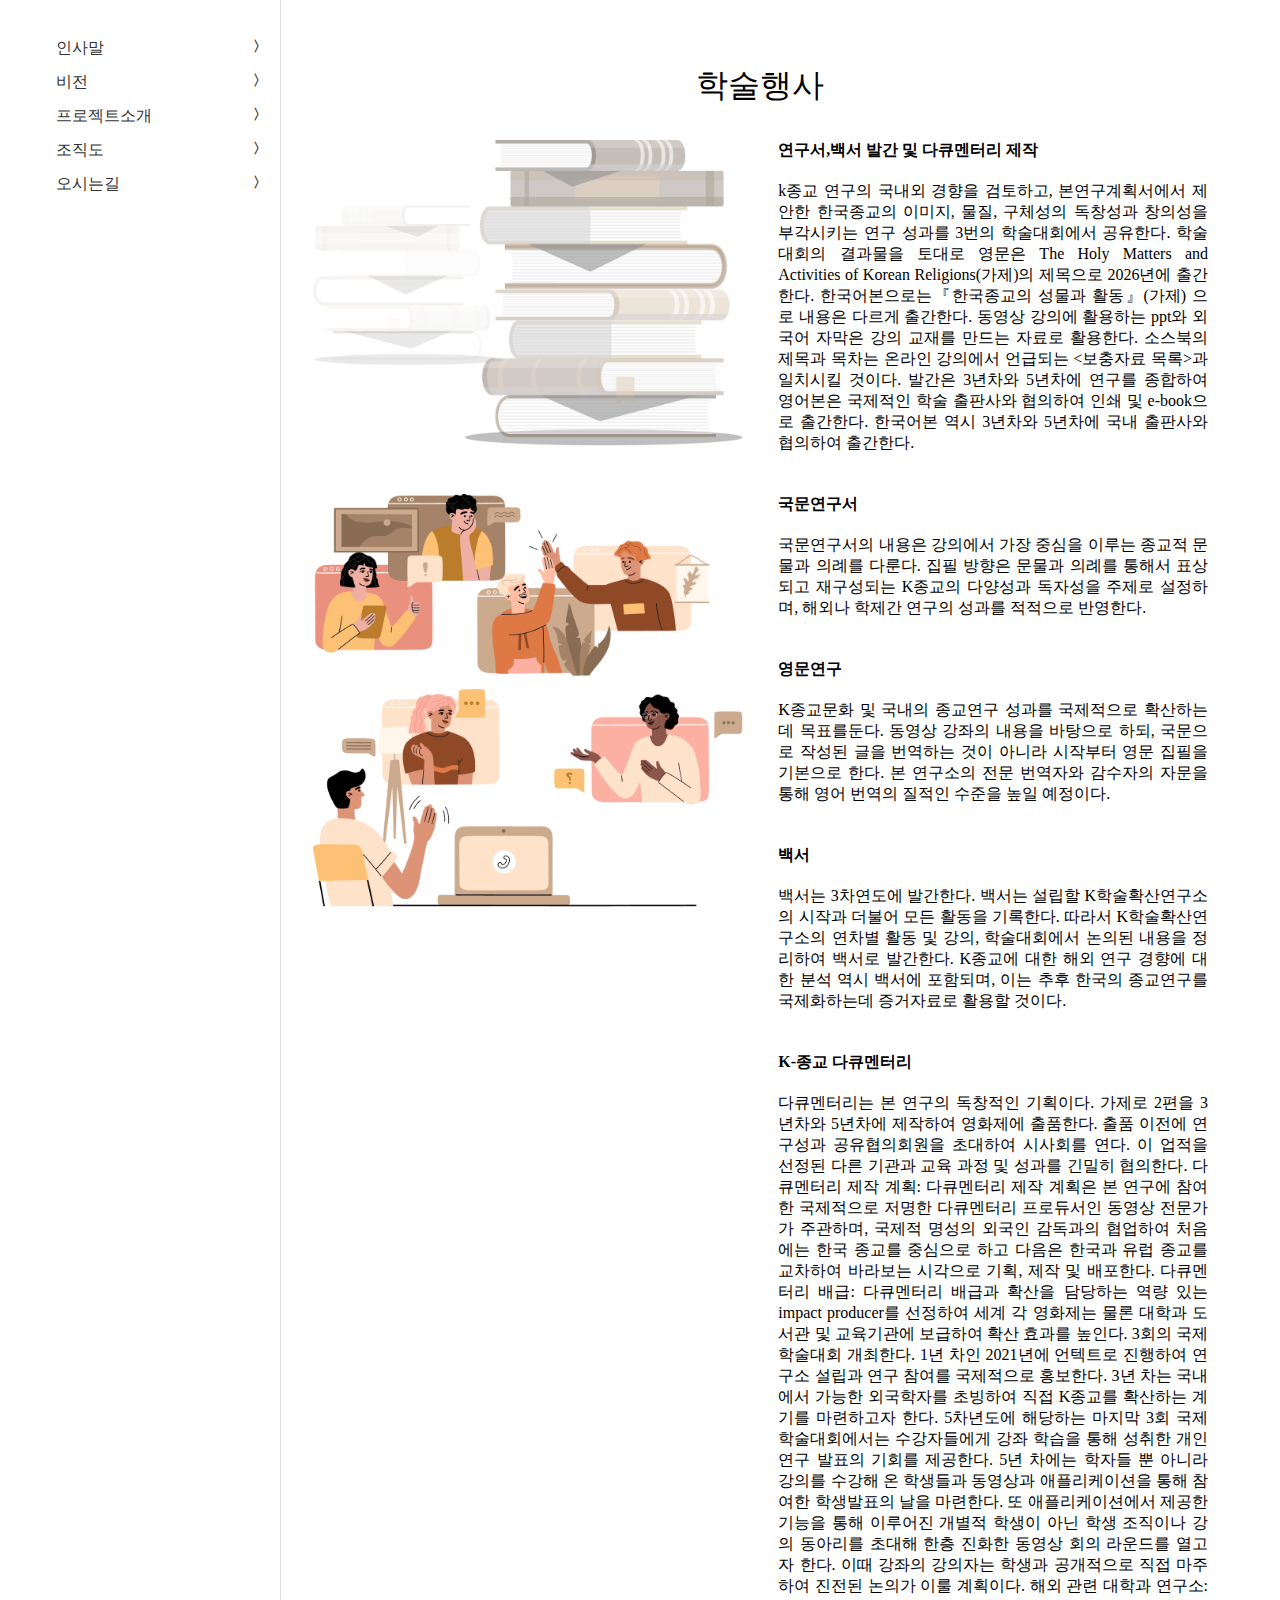
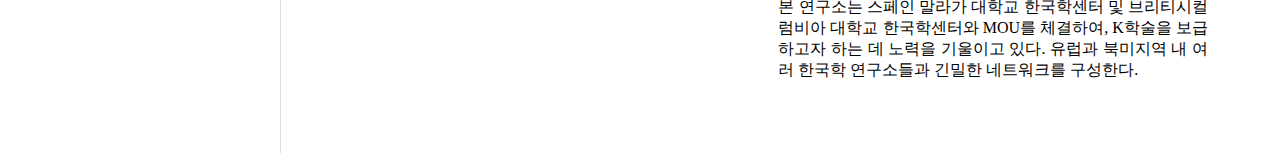
<file: sub_c4.html>
<!DOCTYPE html>
<html lang="ko">
<head>
    <meta charset="UTF-8">
    <meta http-equiv="X-UA-Compatible" content="IE=edge">
    <meta name="viewport" content="width=device-width, initial-scale=1.0">
    <title>ackr</title>
    <link rel="stylesheet" href="assets/sub_c4.css">
    <link rel="stylesheet" href="https://cdn.jsdelivr.net/npm/bootstrap-icons@1.5.0/font/bootstrap-icons.css">
</head>
<body>
  <section>
      <div class="container section01">
          <div class="row">
              <div class="col subMenuList">
                  <ul>
                      <li></li>
                      <li><a href="sub_a1.php?id=greeting">인사말<span><i class="bi bi-chevron-compact-right"></i></span></a></li>
                      <li><a href="sub_a2.php?id=vision">비전<span><i class="bi bi-chevron-compact-right"></i></span></a></li>
                      <li><a href="sub_a3.php?id=prj">프로젝트소개<span><i class="bi bi-chevron-compact-right"></i></span></a></li>
                      <li><a href="sub_a4.php?id=organization">조직도<span><i class="bi bi-chevron-compact-right"></i></span></a></li>
                      <li><a href="sub_a5.php?id=location">오시는길<span><i class="bi bi-chevron-compact-right"></i></span></a></li>
                      <li></li>
                  </ul>
              </div>
              <div class="col subArticle">
                  <article id="article">
                      <div id="line" class="sampleClass">
                          <h1>학술행사</h1>
                          <div class="main">
                            <section class="first">
                              <figure>
                                <img src="assets/imgs/sub_c4.png" alt="연구활동img">
                              </figure>
                              <div class="box1">
                                <h2>연구서,백서 발간 및 다큐멘터리 제작</h2>
                                <h3>k종교 연구의 국내외 경향을 검토하고, 본연구계획서에서
                                제안한 한국종교의 이미지, 물질, 구체성의 독창성과 창의성을 부각시키는
                                연구 성과를 3번의 학술대회에서 공유한다. 학술대회의 결과물을 토대로 영문은
                                The Holy Matters and Activities of Korean Religions(가제)의 제목으로 2026년에 출간한다.
                                한국어본으로는『한국종교의 성물과 활동』(가제) 으로 내용은 다르게 출간한다.
                                동영상 강의에 활용하는 ppt와 외국어 자막은 강의 교재를 만드는 자료로 활용한다.
                                소스북의 제목과 목차는 온라인 강의에서 언급되는 &lt;보충자료 목록&gt;과 일치시킬 것이다.
                                발간은 3년차와 5년차에 연구를 종합하여 영어본은 국제적인 학술 출판사와 협의하여
                                인쇄 및 e-book으로 출간한다.
                                한국어본 역시 3년차와 5년차에 국내 출판사와 협의하여 출간한다.
                                </h3>
                              </div>
                            </section>
                            <section class="second">
                              <figure>
                                <img src="assets/imgs/sub_c4-2.png" alt="">
                              </figure>
                              <div class="sec_all">
                                <div class="box2">
                                  <h2>국문연구서</h2>
                                  <h3>국문연구서의 내용은 강의에서 가장 중심을 이루는 종교적 문물과 의례를 다룬다. 집필 방향은
                                    문물과 의례를 통해서 표상되고 재구성되는 K종교의 다양성과 독자성을 주제로 설정하며,
                                    해외나 학제간 연구의 성과를 적적으로 반영한다.
                                  </h3>
                                </div>
                                <div class="box3">
                                  <h2>영문연구</h2>
                                  <h3>K종교문화 및 국내의 종교연구 성과를 국제적으로 확산하는데 목표를둔다.
                                    동영상 강좌의 내용을 바탕으로 하되, 국문으로 작성된 글을 번역하는 것이 아니라 시작부터 영문 집필을 기본으로 한다.
                                    본 연구소의 전문 번역자와 감수자의 자문을 통해 영어 번역의 질적인 수준을 높일 예정이다.
                                  </h3>
                                </div>
                                <div class="box4">
                                  <h2>백서</h2>
                                  <h3>백서는 3차연도에 발간한다. 백서는 설립할 K학술확산연구소의 시작과 더불어 모든 활동을 기록한다.
                                    따라서 K학술확산연구소의 연차별 활동 및 강의, 학술대회에서 논의된 내용을 정리하여 백서로 발간한다.
                                    K종교에 대한 해외 연구 경향에 대한 분석 역시 백서에 포함되며, 이는 추후 한국의 종교연구를 국제화하는데
                                    증거자료로 활용할 것이다.
                                  </h3>
                                </div>
                              </div>
                            </section>
                            <section class="third">
                              <aside></aside>
                              <div class="box5">
                                <h2>K-종교 다큐멘터리</h2>
                                <h3>다큐멘터리는 본 연구의 독창적인 기획이다.
                                  가제로 <The Attractions of K-Religions> 2편을 3년차와 5년차에 제작하여 영화제에 출품한다.
                                    출품 이전에 연구성과 공유협의회원을 초대하여 시사회를 연다. 이 업적을 선정된 다른 기관과 교육 과정 및 성과를 긴밀히 협의한다.
                                    다큐멘터리 제작 계획: 다큐멘터리 제작 계획은 본 연구에 참여한 국제적으로 저명한 다큐멘터리 프로듀서인 동영상 전문가가 주관하며,
                                    국제적 명성의 외국인 감독과의 협업하여 처음에는 한국 종교를 중심으로 하고 다음은 한국과 유럽 종교를 교차하여 바라보는 시각으로 기획, 제작 및 배포한다.
                                    다큐멘터리 배급: 다큐멘터리 배급과 확산을 담당하는 역량 있는 impact producer를 선정하여 세계 각 영화제는 물론 대학과 도서관 및 교육기관에 보급하여 확산 효과를 높인다.
                                    3회의 국제학술대회 개최한다. 1년 차인 2021년에 언텍트로 진행하여 연구소 설립과 연구 참여를 국제적으로 홍보한다.
                                    3년 차는 국내에서 가능한 외국학자를 초빙하여 직접 K종교를 확산하는 계기를 마련하고자 한다.
                                    5차년도에 해당하는 마지막 3회 국제학술대회에서는 수강자들에게 강좌 학습을 통해 성취한 개인 연구 발표의 기회를 제공한다.
                                    5년 차에는 학자들 뿐 아니라 강의를 수강해 온 학생들과 동영상과 애플리케이션을 통해 참여한 학생발표의 날을 마련한다.
                                    또 애플리케이션에서 제공한 기능을 통해 이루어진 개별적 학생이 아닌 학생 조직이나 강의 동아리를 초대해 한층 진화한 동영상 회의 라운드를 열고자 한다. 이때 강좌의 강의자는 학생과 공개적으로 직접 마주하여 진전된 논의가 이룰 계획이다. 해외 관련 대학과 연구소: 본 연구소는 스페인 말라가 대학교 한국학센터 및 브리티시컬럼비아 대학교 한국학센터와 MOU를 체결하여, K학술을 보급하고자 하는 데 노력을 기울이고 있다. 유럽과 북미지역 내 여러 한국학 연구소들과 긴밀한 네트워크를 구성한다.
                                </h3>
                              </div>
                            </section>
                          </div>
                      </div>
                  </article>
              </div>
          </div>
      </div>
  </section>
</body>
</file>
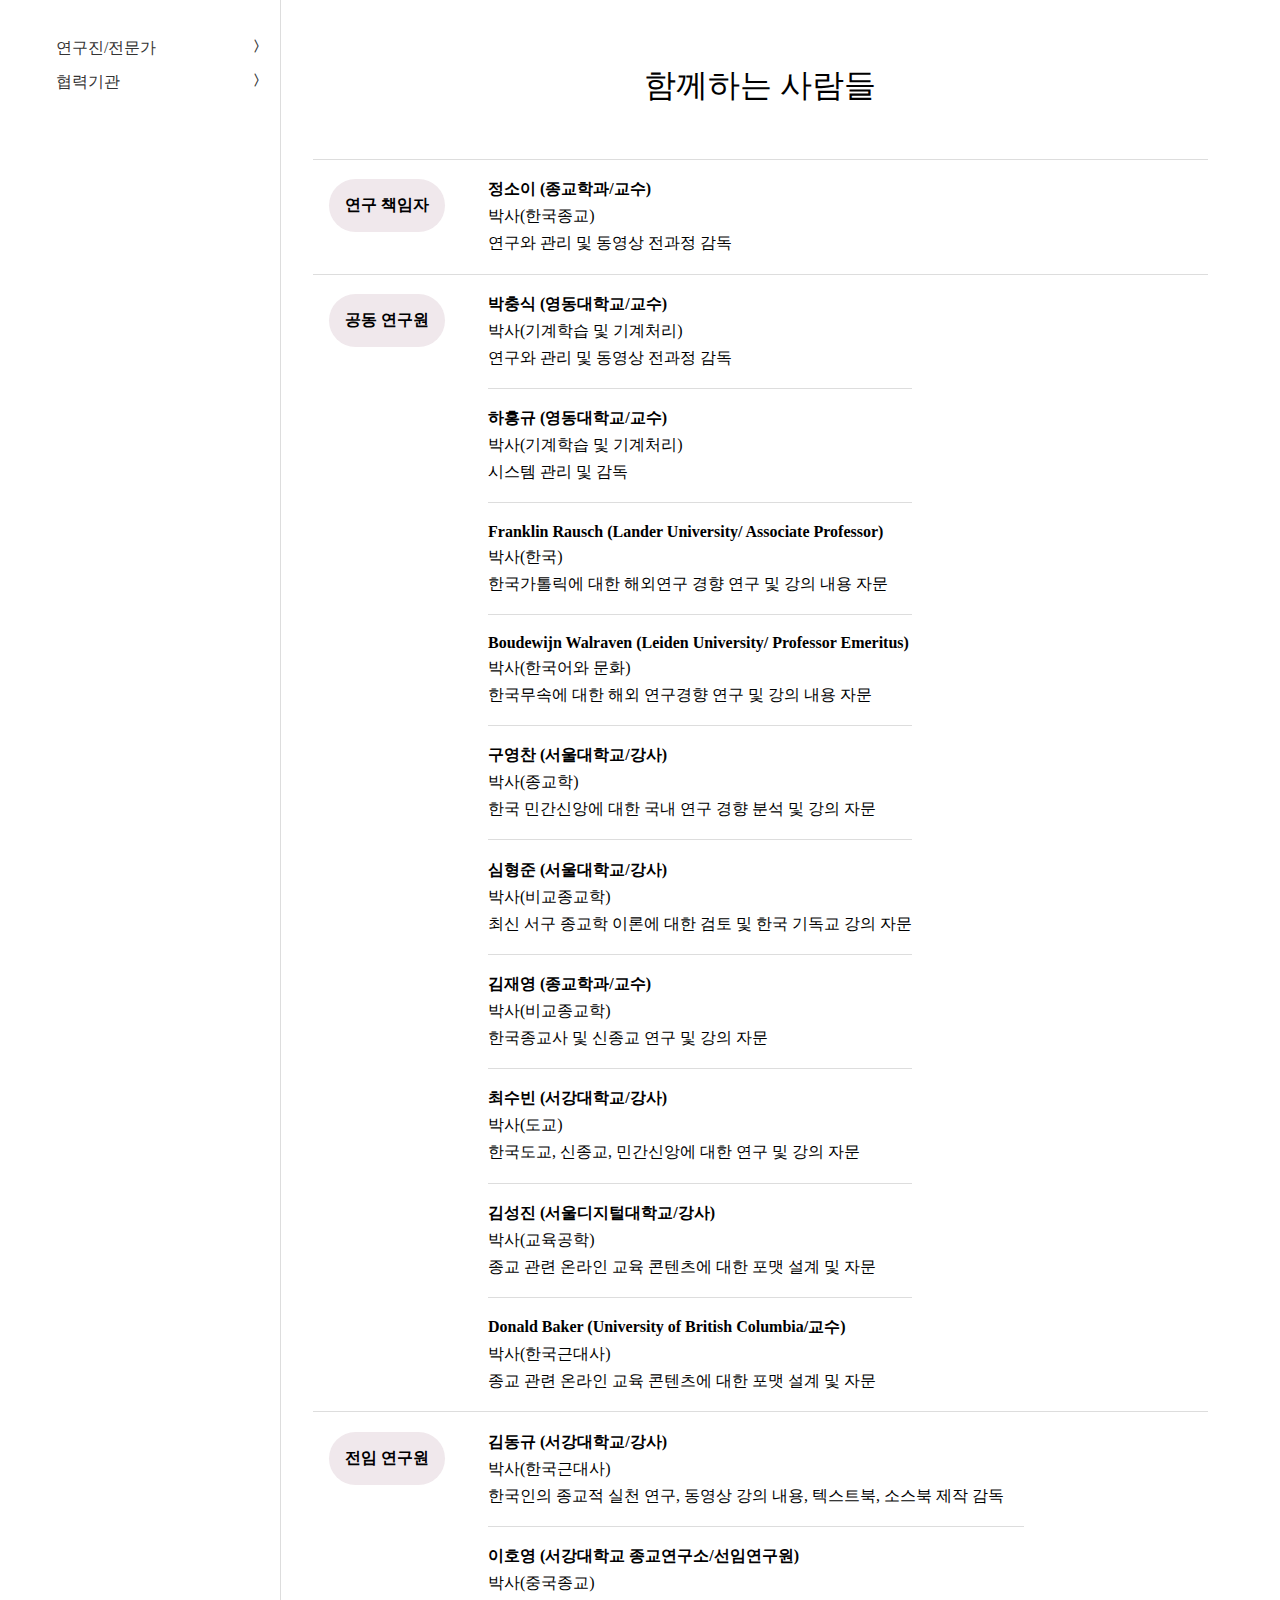
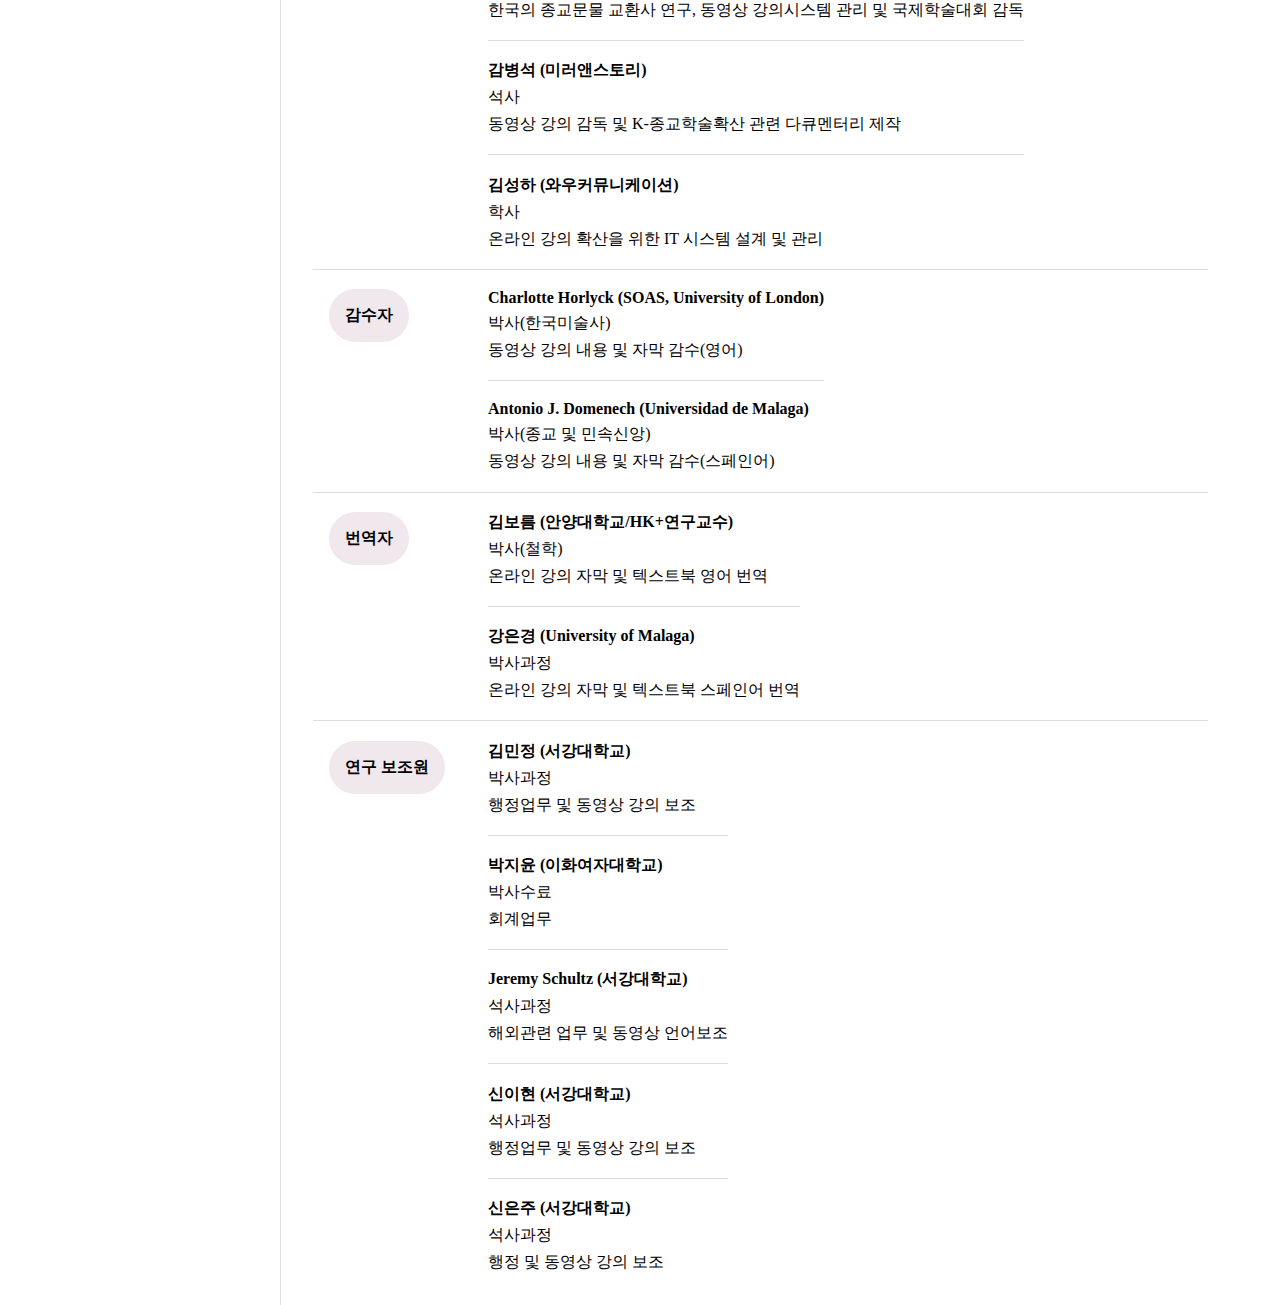
<file: sub_d1.html>
<!DOCTYPE html>
<html lang="ko">
<head>
    <meta charset="UTF-8">
    <meta http-equiv="X-UA-Compatible" content="IE=edge">
    <meta name="viewport" content="width=device-width, initial-scale=1.0">
    <title>ackr</title>
    <link rel="stylesheet" href="assets/sub_d1.css">
    <link rel="stylesheet" href="https://cdn.jsdelivr.net/npm/bootstrap-icons@1.5.0/font/bootstrap-icons.css">
</head>
<body>
  <section>
      <div class="container section01">
          <div class="row">
              <div class="col subMenuList">
                  <ul>
                      <li></li>
                      <li><a href="sub_a1.php?id=greeting">연구진/전문가<span><i class="bi bi-chevron-compact-right"></i></span></a></li>
                      <li><a href="sub_a2.php?id=vision">협력기관<span><i class="bi bi-chevron-compact-right"></i></span></a></li>
                      <li></li>
                  </ul>
              </div>
              <div class="col subArticle">
                  <article id="article">
                      <div id="line" class="sampleClass">
                          <h1>함께하는 사람들</h1>
                          <div class="list">
                            <hr>
                            <section class="box">
                              <div class="left">
                                <h2><span>연구 책임자</span></h2>
                              </div>
                              <div class="right">
                                <p><b>정소이 (종교학과/교수)</b></p>
                                <p>박사(한국종교)</p>
                                <p>연구와 관리 및 동영상 전과정 감독</p>
                              </div>
                            </section>
                            <hr>
                            <section class="box">
                              <div class="left">
                                <h2><span>공동 연구원</span></h2>
                              </div>
                              <div class="right">
                                <p><b>박충식 (영동대학교/교수)</b></p>
                                <p>박사(기계학습 및 기계처리)</p>
                                <p>연구와 관리 및 동영상 전과정 감독</p>

                                <hr class="line">
                                <p><b>하홍규 (영동대학교/교수)</b></p>
                                <p>박사(기계학습 및 기계처리)</p>
                                <p>시스템 관리 및 감독</p>

                                <hr class="line">
                                <p><b>Franklin Rausch (Lander University/
                                  Associate Professor)</b></p>
                                <p>박사(한국)</p>
                                <p>한국가톨릭에 대한 해외연구 경향 연구 및 강의 내용 자문</p>

                                <hr class="line">
                                <p><b>Boudewijn Walraven (Leiden University/
                                  Professor Emeritus)</b></p>
                                <p>박사(한국어와 문화)</p>
                                <p>한국무속에 대한 해외 연구경향 연구 및 강의 내용 자문</p>

                                <hr class="line">
                                <p><b>구영찬 (서울대학교/강사)</b></p>
                                <p>박사(종교학)</p>
                                <p>한국 민간신앙에 대한 국내 연구 경향 분석 및 강의 자문</p>

                                <hr class="line">
                                <p><b>심형준 (서울대학교/강사)</b></p>
                                <p>박사(비교종교학)</p>
                                <p>최신 서구 종교학 이론에 대한 검토 및 한국 기독교 강의 자문</p>

                                <hr class="line">
                                <p><b>김재영 (종교학과/교수)</b></p>
                                <p>박사(비교종교학)</p>
                                <p>한국종교사 및 신종교 연구 및 강의 자문</p>

                                <hr class="line">
                                <p><b>최수빈 (서강대학교/강사)</b></p>
                                <p>박사(도교)</p>
                                <p>한국도교, 신종교, 민간신앙에 대한 연구 및 강의 자문</p>

                                <hr class="line">
                                <p><b>김성진 (서울디지털대학교/강사)</b></p>
                                <p>박사(교육공학)</p>
                                <p>종교 관련 온라인 교육 콘텐츠에 대한 포맷 설계 및 자문</p>

                                <hr class="line">
                                <p><b>Donald Baker (University of British Columbia/교수)</b></p>
                                <p>박사(한국근대사)</p>
                                <p>종교 관련 온라인 교육 콘텐츠에 대한 포맷 설계 및 자문</p>
                              </div>
                            </section>
                            <hr>
                            <section class="box">
                              <div class="left">
                                <h2><span>전임 연구원</span></h2>
                              </div>
                              <div class="right">
                                <p><b>김동규 (서강대학교/강사)</b></p>
                                <p>박사(한국근대사)</p>
                                <p>한국인의 종교적 실천 연구, 동영상 강의 내용, 텍스트북, 소스북 제작 감독</p>

                                <hr class="line">
                                <p><b>이호영 (서강대학교 종교연구소/선임연구원)</b></p>
                                <p>박사(중국종교)</p>
                                <p>한국의 종교문물 교환사 연구, 동영상 강의시스템 관리 및 국제학술대회 감독</p>

                                <hr class="line">
                                <p><b>감병석 (미러앤스토리)</b></p>
                                <p>석사</p>
                                <p>동영상 강의 감독 및 K-종교학술확산 관련 다큐멘터리 제작</p>

                                <hr class="line">
                                <p><b>김성하 (와우커뮤니케이션)</b></p>
                                <p>학사</p>
                                <p>온라인 강의 확산을 위한 IT 시스템 설계 및 관리</p>
                              </div>
                            </section>
                            <hr>
                            <section class="box">
                              <div class="left">
                                <h2><span>감수자</span></h2>
                              </div>
                              <div class="right">
                                <p><b>Charlotte Horlyck (SOAS, University of London)</b></p>
                                <p>박사(한국미술사)</p>
                                <p>동영상 강의 내용 및 자막 감수(영어)</p>

                                <hr class="line">
                                <p><b>Antonio J. Domenech (Universidad de Malaga)</b></p>
                                <p>박사(종교 및 민속신앙)</p>
                                <p>동영상 강의 내용 및 자막 감수(스페인어)</p>
                              </div>
                            </section>
                            <hr>
                            <section class="box">
                              <div class="left">
                                <h2><span>번역자</span></h2>
                              </div>
                              <div class="right">
                                <p><b>김보름 (안양대학교/HK+연구교수)</b></p>
                                <p>박사(철학)</p>
                                <p>온라인 강의 자막 및 텍스트북 영어 번역</p>

                                <hr class="line">
                                <p><b>강은경 (University of Malaga)</b></p>
                                <p>박사과정</p>
                                <p>온라인 강의 자막 및 텍스트북 스페인어 번역</p>
                              </div>
                            </section>
                            <hr>
                            <section class="box">
                              <div class="left">
                                <h2><span>연구 보조원</span></h2>
                              </div>
                              <div class="right">
                                <p><b>김민정 (서강대학교)</b></p>
                                <p>박사과정</p>
                                <p>행정업무 및 동영상 강의 보조</p>

                                <hr class="line">
                                <p><b>박지윤 (이화여자대학교)</b></p>
                                <p>박사수료</p>
                                <p>회계업무</p>

                                <hr class="line">
                                <p><b>Jeremy Schultz (서강대학교)</b></p>
                                <p>석사과정</p>
                                <p>해외관련 업무 및 동영상 언어보조</p>

                                <hr class="line">
                                <p><b>신이현 (서강대학교)</b></p>
                                <p>석사과정</p>
                                <p>행정업무 및 동영상 강의 보조</p>

                                <hr class="line">
                                <p><b>신은주 (서강대학교)</b></p>
                                <p>석사과정</p>
                                <p>행정 및 동영상 강의 보조</p>

                              </div>
                            </section>

                          </div>
                      </div>
                  </article>
              </div>
          </div>
      </div>
  </section>
</body>
</file>
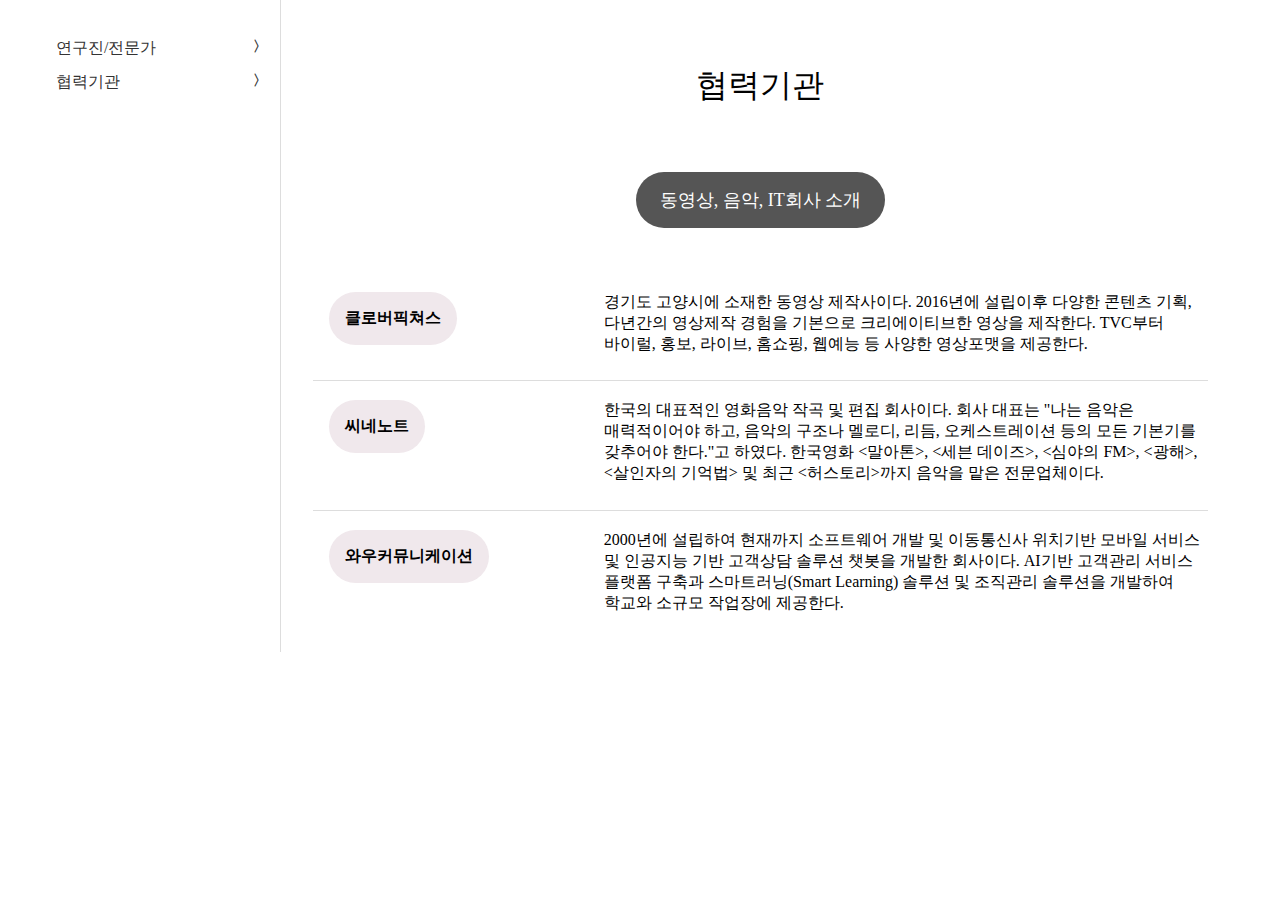
<file: sub_d2.html>
<!DOCTYPE html>
<html lang="ko">
<head>
    <meta charset="UTF-8">
    <meta http-equiv="X-UA-Compatible" content="IE=edge">
    <meta name="viewport" content="width=device-width, initial-scale=1.0">
    <title>ackr</title>
    <link rel="stylesheet" href="assets/sub_d2.css">
    <link rel="stylesheet" href="https://cdn.jsdelivr.net/npm/bootstrap-icons@1.5.0/font/bootstrap-icons.css">
</head>
<body>
  <section>
      <div class="container section01">
          <div class="row">
              <div class="col subMenuList">
                  <ul>
                      <li></li>
                      <li><a href="sub_a1.php?id=greeting">연구진/전문가<span><i class="bi bi-chevron-compact-right"></i></span></a></li>
                      <li><a href="sub_a2.php?id=vision">협력기관<span><i class="bi bi-chevron-compact-right"></i></span></a></li>
                      <li></li>
                  </ul>
              </div>
              <div class="col subArticle">
                  <article id="article">
                      <div id="line" class="sampleClass">
                          <h1>협력기관</h1>
                          <div class="list">
                            <h2><span>동영상, 음악, IT회사 소개</span></h2>
                            <section class="box">
                              <div class="left">
                                <h2><span>클로버픽쳐스</span></h2>
                              </div>
                              <div class="right">
                                <p>경기도 고양시에 소재한 동영상 제작사이다.
                                  2016년에 설립이후 다양한 콘텐츠 기획,
                                  다년간의 영상제작 경험을 기본으로 크리에이티브한 영상을 제작한다.
                                  TVC부터 바이럴, 홍보, 라이브, 홈쇼핑, 웹예능 등 사양한 영상포맷을 제공한다.
                                </p>
                              </div>
                            </section>
                            <hr>
                            <section class="box">
                              <div class="left">
                                <h2><span>씨네노트</span></h2>
                              </div>
                              <div class="right">
                                <p>한국의 대표적인 영화음악 작곡 및 편집 회사이다.
                                  회사 대표는 "나는 음악은 매력적이어야 하고, 음악의 구조나 멜로디, 리듬, 오케스트레이션 등의 모든
                                  기본기를 갖추어야 한다."고 하였다.
                                  한국영화 &lt;말아톤&gt;, &lt;세븐 데이즈&gt;, &lt;심야의 FM&gt;, &lt;광해&gt;, &lt;살인자의 기억법&gt; 및
                                  최근 &lt;허스토리&gt;까지 음악을 맡은 전문업체이다.
                                </p>
                              </div>
                            </section>
                            <hr>
                            <section class="box">
                              <div class="left">
                                <h2><span>와우커뮤니케이션</span></h2>
                              </div>
                              <div class="right">
                                <p>2000년에 설립하여 현재까지 소프트웨어 개발 및 이동통신사 위치기반 모바일 서비스 및
                                  인공지능 기반 고객상담 솔루션 챗봇을 개발한 회사이다.
                                  AI기반 고객관리 서비스 플랫폼 구축과 스마트러닝(Smart Learning) 솔루션 및 조직관리 솔루션을
                                  개발하여 학교와 소규모 작업장에 제공한다.
                                </p>
                              </div>
                            </section>
                          </div>
                      </div>
                  </article>
              </div>
          </div>
      </div>
  </section>
</body>
</file>
<file: assets/sub_a3.css>
* {
  margin: 0;
  padding: 0;
  box-sizing: border-box; }

li {
  list-style: none; }

a {
  text-decoration: none;
  color: #333; }

.container {
  margin: 0 auto;
  width: 100%;
  max-width: 1200px; }
  .container h1 {
    text-align: center; }
  .container .row {
    width: 100%;
    display: flex;
    margin: 0 auto; }
    .container .row .subMenuList {
      width: 100%;
      flex: 2;
      border-right: 1px solid #ddd; }
      @media (max-width: 800px) {
        .container .row .subMenuList {
          display: none; } }
      .container .row .subMenuList ul {
        width: 100%; }
        .container .row .subMenuList ul li {
          overflow: hidden;
          transition: .4s; }
          .container .row .subMenuList ul li span {
            float: right; }
          .container .row .subMenuList ul li a {
            display: block;
            color: #333;
            font-size: 16px;
            transition: .4s;
            padding: 0.4rem 1em; }
        .container .row .subMenuList ul :hover {
          background-color: #ddd; }
        .container .row .subMenuList ul :hover a {
          color: #a81f00; }
  .container .col {
    width: 100%;
    flex: 8;
    padding: 32px 0; }
    .container .col #article #line {
      padding: 0 2em; }
      @media (max-width: 800px) {
        .container .col #article #line {
          padding: 0; } }
    .container .col #article h1 {
      width: 100%;
      font-size: 2rem;
      text-align: center;
      padding: 2rem 0;
      font-weight: normal; }
    .container .col #article h2 {
      margin: 0 auto;
      width: 70%; }
      .container .col #article h2 img {
        width: 100%; }
    .container .col #article .project {
      width: 100%;
      margin-top: 80px; }
      .container .col #article .project .first {
        font-weight: bold;
        margin-bottom: 50px; }
      .container .col #article .project .second {
        margin-bottom: 50px; }

/*# sourceMappingURL=sub_a3.css.map */
</file>
<file: assets/sub_a4.css>
* {
  margin: 0;
  padding: 0;
  box-sizing: border-box; }

li {
  list-style: none; }

a {
  text-decoration: none;
  color: #333; }

.container {
  margin: 0 auto;
  width: 100%;
  max-width: 1200px; }
  .container h1 {
    text-align: center; }
  .container .row {
    width: 100%;
    display: flex;
    margin: 0 auto; }
    .container .row .subMenuList {
      width: 100%;
      flex: 2;
      border-right: 1px solid #ddd; }
      @media (max-width: 800px) {
        .container .row .subMenuList {
          display: none; } }
      .container .row .subMenuList ul {
        width: 100%; }
        .container .row .subMenuList ul li {
          overflow: hidden;
          transition: .4s; }
          .container .row .subMenuList ul li span {
            float: right; }
          .container .row .subMenuList ul li a {
            display: block;
            color: #333;
            font-size: 16px;
            transition: .4s;
            padding: 0.4rem 1em; }
        .container .row .subMenuList ul :hover {
          background-color: #ddd; }
        .container .row .subMenuList ul :hover a {
          color: #a81f00; }
  .container .col {
    width: 100%;
    flex: 8;
    padding: 32px 0; }
    .container .col #article {
      padding: 0 2em; }
      @media (max-width: 800px) {
        .container .col #article #line {
          padding: 0; } }
      .container .col #article h1 {
        width: 100%;
        font-size: 2rem;
        text-align: center;
        padding: 2rem 0;
        font-weight: normal; }
    .container .col .sub_a4Container {
      width: 100%;
      text-align: center; }
      .container .col .sub_a4Container section {
        width: 100%;
        display: flex;
        justify-content: center;
        margin: 50px 0; }
        .container .col .sub_a4Container section p {
          background-color: #eee;
          padding: 15px 10px;
          margin: 5px 0;
          width: 100%;
          word-break: keep-all; }
      .container .col .sub_a4Container .sec2, .container .col .sub_a4Container .sec4, .container .col .sub_a4Container .sec5 {
        display: flex;
        justify-content: space-between; }
        .container .col .sub_a4Container .sec2 div, .container .col .sub_a4Container .sec4 div, .container .col .sub_a4Container .sec5 div {
          width: 49.5%; }
      .container .col .sub_a4Container .sec1 {
        position: relative; }
        .container .col .sub_a4Container .sec1 ::before {
          content: "";
          position: absolute;
          top: 10px;
          left: 50%;
          width: 1px;
          height: 300px;
          background-color: #ddd;
          display: block;
          z-index: -1;
          transition: all .3s; }
          @media (max-width: 440px) {
            .container .col .sub_a4Container .sec1 ::before {
              height: 380px; } }
        .container .col .sub_a4Container .sec1 p {
          background-color: #a50b25;
          color: #fff;
          width: 40%;
          transition: all .3s; }
          @media (max-width: 800px) {
            .container .col .sub_a4Container .sec1 p {
              width: 100%; } }
      .container .col .sub_a4Container .sec2 {
        justify-content: flex-end; }
        .container .col .sub_a4Container .sec2 div {
          width: 40%;
          position: relative; }
          .container .col .sub_a4Container .sec2 div .line {
            display: inline-block;
            width: 20%;
            height: 1px;
            background-color: #ddd;
            position: absolute;
            right: 105%;
            top: 50%; }
        .container .col .sub_a4Container .sec2 div:nth-child(1) {
          display: none; }
      .container .col .sub_a4Container .sec3 {
        position: relative; }
        .container .col .sub_a4Container .sec3 ::before {
          content: "";
          position: absolute;
          top: 10px;
          left: 25%;
          width: 1px;
          height: 490px;
          background-color: #ddd;
          display: block;
          z-index: -1; }
        .container .col .sub_a4Container .sec3 ::after {
          content: "";
          position: absolute;
          top: 10px;
          right: 25%;
          width: 1px;
          height: 490px;
          background-color: #ddd;
          display: block;
          z-index: -1; }
        .container .col .sub_a4Container .sec3 p {
          background-color: #aaa; }
      .container .col .sub_a4Container .sec4 p {
        background-color: #333;
        color: #fff; }

/*# sourceMappingURL=sub_a4.css.map */
</file>
<file: assets/sub_a5-2.css>
* { margin: 0; padding: 0; -webkit-box-sizing: border-box; box-sizing: border-box; }

li { list-style: none; }

a { text-decoration: none; color: #333; }

.container { margin: 0 auto; width: 100%; max-width: 1200px; }
.container h1 { text-align: center; }
.container .row { width: 100%; display: -webkit-box; display: -ms-flexbox; display: flex; margin: 0 auto; }
.container .row .subMenuList { width: 100%; -webkit-box-flex: 2; -ms-flex: 2; flex: 2; border-right: 1px solid #ddd; }
@media (max-width: 800px) { .container .row .subMenuList { display: none; } }
.container .row .subMenuList ul { width: 100%; }
.container .row .subMenuList ul li { overflow: hidden; -webkit-transition: .4s; transition: .4s; }
.container .row .subMenuList ul li span { float: right; }
.container .row .subMenuList ul li a { display: block; color: #333; font-size: 16px; -webkit-transition: .4s; transition: .4s; padding: 0.4rem 1em; }
.container .row .subMenuList ul :hover { background-color: #ddd; }
.container .row .subMenuList ul :hover a { color: #a81f00; }
.container .col { width: 100%; -webkit-box-flex: 8; -ms-flex: 8; flex: 8; padding: 32px 0; }
.container .col #sub_a5Article h1 { width: 100%; font-size: 2rem; text-align: center; padding: 2rem 0; font-weight: 100; word-break: keep-all; }
.container .col #sub_a5Article .sub_a5Container { padding: 0 2em; }
.container .col #sub_a5Article .sub_a5Container .sub_a5Top { word-break: keep-all; }
.container .col #sub_a5Article .sub_a5Container .sub_a5Top h2 { font-size: 16px; }
.container .col #sub_a5Article .sub_a5Container .sub_a5Top p { font-weight: bold; margin: 10px 0; }
.container .col #sub_a5Article .sub_a5Container .sub_a5Middle { width: 100%; word-break: keep-all; }
.container .col #sub_a5Article .sub_a5Container .sub_a5Middle hr { border: 0; height: 1px; background: #ddd; margin: 1.2rem 0; }
.container .col #sub_a5Article .sub_a5Container .sub_a5Middle h2 { margin: 1.2rem 0; }
.container .col #sub_a5Article .sub_a5Container .sub_a5Middle h2 p { background: #f0e8ec; text-align: center; width: 20%; padding: 10px; border-radius: 32px; font-size: 18px; -webkit-transition: all .5s; transition: all .5s; }
@media (max-width: 600px) { .container .col #sub_a5Article .sub_a5Container .sub_a5Middle h2 p { width: 100%; } }
.container .col #sub_a5Article .sub_a5Container .sub_a5Middle div { overflow: hidden; display: -webkit-box; display: -ms-flexbox; display: flex; margin-bottom: 5%; }
.container .col #sub_a5Article .sub_a5Container .sub_a5Middle div h3 { font-size: 16px; width: 30%; }
@media (max-width: 600px) { .container .col #sub_a5Article .sub_a5Container .sub_a5Middle div h3 { width: 100%; } }
.container .col #sub_a5Article .sub_a5Container .sub_a5Middle div p { line-height: 26px; width: 70%; }
.container .col #sub_a5Article .sub_a5Container .sub_a5Middle div p span { color: #999; }
@media (max-width: 600px) { .container .col #sub_a5Article .sub_a5Container .sub_a5Middle div p { width: 100%; } }
@media (max-width: 600px) { .container .col #sub_a5Article .sub_a5Container .sub_a5Middle div { display: block; } }

/*# sourceMappingURL=sub_a5-2.css.map */
</file>
<file: assets/sub_a5.css>
* { margin: 0; padding: 0; -webkit-box-sizing: border-box; box-sizing: border-box; }

li { list-style: none; }

a { text-decoration: none; color: #333; }

.container { margin: 0 auto; width: 100%; max-width: 1200px; }
.container h1 { text-align: center; }
.container .row { width: 100%; display: -webkit-box; display: -ms-flexbox; display: flex; margin: 0 auto; }
.container .row .subMenuList { width: 100%; -webkit-box-flex: 2; -ms-flex: 2; flex: 2; border-right: 1px solid #ddd; }
@media (max-width: 800px) { .container .row .subMenuList { display: none; } }
.container .row .subMenuList ul { width: 100%; }
.container .row .subMenuList ul li { overflow: hidden; -webkit-transition: .4s; transition: .4s; }
.container .row .subMenuList ul li span { float: right; }
.container .row .subMenuList ul li a { display: block; color: #333; font-size: 16px; -webkit-transition: .4s; transition: .4s; padding: 0.4rem 1em; }
.container .row .subMenuList ul :hover { background-color: #ddd; }
.container .row .subMenuList ul :hover a { color: #a81f00; }
.container .col { width: 100%; -webkit-box-flex: 8; -ms-flex: 8; flex: 8; padding: 32px 0; }
.container .col #sub_a5Article h1 { width: 100%; font-size: 2rem; text-align: center; padding: 2rem 0; font-weight: normal; word-break: keep-all; }
.container .col #sub_a5Article .sub_a5Container { padding: 0 2em; }
.container .col #sub_a5Article .sub_a5Container .sub_a5Top h2 { font-size: 16px; }
.container .col #sub_a5Article .sub_a5Container .sub_a5Top p { font-weight: bold; margin: 10px 0; }
.container .col #sub_a5Article .sub_a5Container .sub_a5Middle { width: 100%; }
.container .col #sub_a5Article .sub_a5Container .sub_a5Middle section { margin: 30px 0; display: -webkit-box; display: -ms-flexbox; display: flex; }
.container .col #sub_a5Article .sub_a5Container .sub_a5Middle section h3 { font-size: 16px; width: 30%; }
@media (max-width: 600px) { .container .col #sub_a5Article .sub_a5Container .sub_a5Middle section h3 { width: 100%; } }
.container .col #sub_a5Article .sub_a5Container .sub_a5Middle section p { width: 70%; line-height: 26px; }
.container .col #sub_a5Article .sub_a5Container .sub_a5Middle section p span { color: #999; }
@media (max-width: 600px) { .container .col #sub_a5Article .sub_a5Container .sub_a5Middle section p { width: 100%; } }
@media (max-width: 600px) { .container .col #sub_a5Article .sub_a5Container .sub_a5Middle section { display: block; } }
.container .col #sub_a5Article .sub_a5Container .sub_a5Middle .tab_sb { display: -webkit-box; display: -ms-flexbox; display: flex; -ms-flex-pack: distribute; justify-content: space-around; margin: 50px 0; }
.container .col #sub_a5Article .sub_a5Container .sub_a5Middle .tab_sb h2 { background: #f0e8ec; text-align: center; padding: 10px 0; width: 27%; border-radius: 32px; font-size: 18px; cursor: pointer; -webkit-transition: all .5s; transition: all .5s; }
@media (max-width: 800px) { .container .col #sub_a5Article .sub_a5Container .sub_a5Middle .tab_sb h2 { width: 45%; } }
.container .col #sub_a5Article .sub_a5Container .sub_a5Middle .tab_bus { display: none; }

/*# sourceMappingURL=sub_a5.css.map */
</file>
<file: assets/sub_c2.css>
* {
  margin: 0;
  padding: 0;
  box-sizing: border-box; }

a {
  text-decoration: none;
  color: #333; }

pre {
  font-family: sans-serif; }

.container {
  margin: 0 auto;
  width: 100%;
  max-width: 1200px; }
  .container h1 {
    text-align: center; }
  .container .row {
    width: 100%;
    display: flex;
    margin: 0 auto; }
    .container .row .subMenuList {
      width: 100%;
      flex: 2;
      border-right: 1px solid #ddd; }
      @media (max-width: 800px) {
        .container .row .subMenuList {
          display: none; } }
      .container .row .subMenuList ul {
        width: 100%; }
        .container .row .subMenuList ul li {
          overflow: hidden;
          transition: .4s; }
          .container .row .subMenuList ul li span {
            float: right; }
          .container .row .subMenuList ul li a {
            display: block;
            color: #333;
            font-size: 16px;
            transition: .4s;
            padding: 0.4rem 1em; }
        .container .row .subMenuList ul :hover {
          background-color: #ddd; }
        .container .row .subMenuList ul :hover a {
          color: #a81f00; }
  .container .col {
    width: 100%;
    flex: 8;
    padding: 32px 0; }
    .container .col #article #line {
      padding: 0 2em; }
    .container .col #article h1 {
      width: 100%;
      font-size: 2rem;
      text-align: center;
      padding: 2rem 0;
      font-weight: normal; }
    .container .col #article .main section {
      margin-bottom: 40px; }
    .container .col #article .main section h2 {
      font-size: 1rem;
      margin-bottom: 20px; }
      @media (max-width: 800px) {
        .container .col #article .main section h2 {
          text-align: center; } }
    .container .col #article .main section h3 {
      font-size: 1rem;
      font-weight: normal;
      text-align: justify; }
    .container .col #article .main .first {
      display: flex; }
      @media (max-width: 800px) {
        .container .col #article .main .first {
          flex-direction: column; } }
      .container .col #article .main .first figure {
        flex: 5;
        width: 50%;
        margin-bottom: 20px;
        margin-right: 2%; }
        .container .col #article .main .first figure img {
          width: 100%; }
        @media (max-width: 800px) {
          .container .col #article .main .first figure {
            width: 100%;
            margin-left: 0;
            margin-bottom: 40px; } }
      .container .col #article .main .first .box1 {
        flex: 5;
        margin-left: 2%; }
        @media (max-width: 800px) {
          .container .col #article .main .first .box1 {
            margin-left: 0; } }
    .container .col #article .main .second {
      display: flex; }
      @media (max-width: 800px) {
        .container .col #article .main .second {
          flex-direction: column-reverse; } }
      .container .col #article .main .second .side {
        flex: 5;
        width: 50%;
        margin-right: 2%; }
        .container .col #article .main .second .side h2 {
          font-size: 1rem;
          text-align: center; }
        .container .col #article .main .second .side div {
          background-color: #f5f0ea;
          padding: 10%;
          border-radius: 3%; }
          .container .col #article .main .second .side div hr {
            border: none;
            height: 1px;
            background-color: #ddd; }
          .container .col #article .main .second .side div ol {
            font-size: 14px;
            font-weight: normal;
            margin: 5% 0 0 5%; }
            .container .col #article .main .second .side div ol li {
              word-break: keep-all;
              padding-top: 16px; }
        @media (max-width: 800px) {
          .container .col #article .main .second .side {
            width: 100%;
            margin-left: 0; } }
      .container .col #article .main .second .sec_all {
        flex: 5;
        width: 50%;
        margin-left: 2%;
        margin-bottom: 0; }
        @media (max-width: 800px) {
          .container .col #article .main .second .sec_all {
            width: 100%;
            margin-left: 0; } }

/*# sourceMappingURL=sub_c2.css.map */
</file>
<file: assets/sub_c3.css>
* {
  margin: 0;
  padding: 0;
  box-sizing: border-box; }

li {
  list-style: none; }

a {
  text-decoration: none;
  color: #333; }

.container {
  margin: 0 auto;
  width: 100%;
  max-width: 1200px; }
  .container .row {
    width: 100%;
    display: flex;
    margin: 0 auto; }
    .container .row .subMenuList {
      flex: 2;
      border-right: 1px solid #ddd; }
      @media (max-width: 800px) {
        .container .row .subMenuList {
          display: none; } }
      .container .row .subMenuList ul {
        width: 100%; }
        .container .row .subMenuList ul li {
          overflow: hidden;
          transition: .4s; }
          .container .row .subMenuList ul li span {
            float: right; }
          .container .row .subMenuList ul li a {
            display: block;
            color: #333;
            font-size: 16px;
            transition: .4s;
            padding: 0.4rem 1em; }
        .container .row .subMenuList ul :hover {
          background-color: #ddd; }
        .container .row .subMenuList ul :hover a {
          color: #a81f00; }
    .container .row .subArticle {
      flex: 8;
      padding: 32px 0; }
      .container .row .subArticle #article #line {
        padding: 0 2em; }
        @media (max-width: 800px) {
          .container .row .subArticle #article #line {
            padding: 0; } }
      .container .row .subArticle #article h1 {
        width: 100%;
        font-size: 2rem;
        text-align: center;
        padding: 2rem 0;
        font-weight: normal; }
      .container .row .subArticle #article h2 {
        margin: 0 auto;
        width: 70%; }
        .container .row .subArticle #article h2 img {
          width: 100%; }
      .container .row .subArticle #article .project01 {
        margin-top: 50px;
        width: 100%;
        display: flex;
        justify-content: space-between; }
        @media (max-width: 480px) {
          .container .row .subArticle #article .project01 {
            flex-direction: column; } }
        .container .row .subArticle #article .project01 .box1 {
          width: 48%;
          height: 205px;
          background-color: #F5F0EA;
          border-radius: 5%;
          text-align: center;
          padding: 0 5%; }
          @media (max-width: 480px) {
            .container .row .subArticle #article .project01 .box1 {
              width: 100%; } }
          .container .row .subArticle #article .project01 .box1 h2 {
            font-size: 16px;
            padding: 30px 0; }
          .container .row .subArticle #article .project01 .box1 .line2 {
            margin: 0 auto;
            width: 100%;
            height: 2px;
            background-color: #aaa; }
          .container .row .subArticle #article .project01 .box1 h3 {
            font-weight: normal;
            padding: 30px 0;
            font-size: 16px; }
        .container .row .subArticle #article .project01 .box2 {
          width: 48%;
          height: 205px;
          background-color: #F5F0EA;
          border-radius: 5%;
          text-align: center;
          padding: 0 5%; }
          @media (max-width: 480px) {
            .container .row .subArticle #article .project01 .box2 {
              width: 100%;
              margin-top: 50px; } }
          .container .row .subArticle #article .project01 .box2 h2 {
            font-size: 16px;
            padding: 30px 0; }
          .container .row .subArticle #article .project01 .box2 .line2 {
            margin: 0 auto;
            width: 100%;
            height: 2px;
            background-color: #aaa; }
          .container .row .subArticle #article .project01 .box2 h3 {
            font-weight: normal;
            padding: 30px 0;
            font-size: 16px; }
      .container .row .subArticle #article .project02 {
        margin-top: 50px;
        width: 100%;
        display: flex;
        justify-content: space-between; }
        @media (max-width: 480px) {
          .container .row .subArticle #article .project02 {
            flex-direction: column; } }
        .container .row .subArticle #article .project02 .box3 {
          width: 48%;
          height: 205px;
          background-color: #F5F0EA;
          border-radius: 5%;
          text-align: center;
          padding: 0 5%; }
          @media (max-width: 480px) {
            .container .row .subArticle #article .project02 .box3 {
              width: 100%; } }
          .container .row .subArticle #article .project02 .box3 h2 {
            font-size: 16px;
            padding: 30px 0; }
          .container .row .subArticle #article .project02 .box3 .line2 {
            margin: 0 auto;
            width: 100%;
            height: 2px;
            background-color: #aaa; }
          .container .row .subArticle #article .project02 .box3 h3 {
            font-weight: normal;
            padding: 30px 0;
            font-size: 16px; }
        .container .row .subArticle #article .project02 .box4 {
          width: 48%;
          height: 205px;
          background-color: #F5F0EA;
          border-radius: 5%;
          text-align: center;
          padding: 0 5%; }
          @media (max-width: 480px) {
            .container .row .subArticle #article .project02 .box4 {
              width: 100%;
              margin-top: 50px; } }
          .container .row .subArticle #article .project02 .box4 h2 {
            font-size: 16px;
            padding: 30px 0; }
          .container .row .subArticle #article .project02 .box4 .line2 {
            margin: 0 auto;
            width: 100%;
            height: 2px;
            background-color: #aaa; }
          .container .row .subArticle #article .project02 .box4 h3 {
            font-weight: normal;
            padding: 30px 0;
            font-size: 16px; }
      .container .row .subArticle #article .project03 {
        margin-top: 50px;
        width: 100%;
        display: flex;
        justify-content: space-between; }
        @media (max-width: 480px) {
          .container .row .subArticle #article .project03 {
            flex-direction: column; } }
        .container .row .subArticle #article .project03 .box5 {
          width: 48%;
          height: 205px;
          background-color: #F5F0EA;
          border-radius: 5%;
          text-align: center;
          padding: 0 5%; }
          @media (max-width: 480px) {
            .container .row .subArticle #article .project03 .box5 {
              width: 100%; } }
          .container .row .subArticle #article .project03 .box5 h2 {
            font-size: 16px;
            padding: 30px 0; }
          .container .row .subArticle #article .project03 .box5 .line2 {
            margin: 0 auto;
            width: 100%;
            height: 2px;
            background-color: #aaa; }
          .container .row .subArticle #article .project03 .box5 h3 {
            font-weight: normal;
            padding: 30px 0;
            font-size: 16px; }

/*# sourceMappingURL=sub_c3.css.map */
</file>
<file: assets/sub_c4.css>
* {
  margin: 0;
  padding: 0;
  box-sizing: border-box; }

li {
  list-style: none; }

a {
  text-decoration: none;
  color: #333; }

.container {
  margin: 0 auto;
  width: 100%;
  max-width: 1200px; }
  .container h1 {
    text-align: center; }
  .container .row {
    width: 100%;
    display: flex;
    margin: 0 auto; }
    .container .row .subMenuList {
      width: 100%;
      flex: 2;
      border-right: 1px solid #ddd; }
      @media (max-width: 800px) {
        .container .row .subMenuList {
          display: none; } }
      .container .row .subMenuList ul {
        width: 100%; }
        .container .row .subMenuList ul li {
          overflow: hidden;
          transition: .4s; }
          .container .row .subMenuList ul li span {
            float: right; }
          .container .row .subMenuList ul li a {
            display: block;
            color: #333;
            font-size: 16px;
            transition: .4s;
            padding: 0.4rem 1em; }
        .container .row .subMenuList ul :hover {
          background-color: #ddd; }
        .container .row .subMenuList ul :hover a {
          color: #a81f00; }
  .container .col {
    width: 100%;
    flex: 8;
    padding: 32px 0; }
    .container .col #article #line {
      padding: 0 2em; }
      @media (max-width: 800px) {
        .container .col #article #line {
          padding: 0; } }
    .container .col #article h1 {
      width: 100%;
      font-size: 2rem;
      text-align: center;
      padding: 2rem 0;
      font-weight: normal; }
    .container .col #article .main div {
      margin-bottom: 40px; }
    .container .col #article .main div h2 {
      font-size: 1rem;
      margin-bottom: 20px; }
      @media (max-width: 800px) {
        .container .col #article .main div h2 {
          text-align: center; } }
    .container .col #article .main div h3 {
      font-size: 1rem;
      font-weight: normal;
      text-align: justify; }
    .container .col #article .main .first {
      display: flex; }
      @media (max-width: 800px) {
        .container .col #article .main .first {
          flex-direction: column; } }
      .container .col #article .main .first figure {
        flex: 5;
        width: 50%;
        margin-right: 2%; }
        .container .col #article .main .first figure img {
          width: 100%; }
        @media (max-width: 800px) {
          .container .col #article .main .first figure {
            width: 60%;
            margin-left: 20%;
            margin-bottom: 40px; } }
      .container .col #article .main .first .box1 {
        flex: 5;
        margin-left: 2%; }
        @media (max-width: 800px) {
          .container .col #article .main .first .box1 {
            margin-left: 0; } }
    .container .col #article .main .second {
      display: flex; }
      @media (max-width: 800px) {
        .container .col #article .main .second {
          flex-direction: column-reverse; } }
      .container .col #article .main .second figure {
        flex: 5;
        width: 50%;
        margin-right: 2%; }
        .container .col #article .main .second figure img {
          width: 100%; }
        @media (max-width: 800px) {
          .container .col #article .main .second figure {
            width: 60%;
            margin-left: 20%;
            margin-bottom: 40px; } }
      .container .col #article .main .second .sec_all {
        flex: 5;
        width: 50%;
        margin-left: 2%;
        margin-bottom: 0; }
        @media (max-width: 800px) {
          .container .col #article .main .second .sec_all {
            width: 100%;
            margin-bottom: 40px;
            margin-left: 0; } }
    .container .col #article .main .third {
      display: flex; }
      @media (max-width: 800px) {
        .container .col #article .main .third {
          flex-direction: column; } }
    .container .col #article .main aside {
      flex: 5;
      width: 50%;
      margin-right: 2%; }
      @media (max-width: 800px) {
        .container .col #article .main aside {
          display: none; } }
    .container .col #article .main .box5 {
      flex: 5;
      width: 50%;
      margin-left: 2%; }
      @media (max-width: 800px) {
        .container .col #article .main .box5 {
          width: 100%;
          margin-left: 0;
          margin-bottom: 40px; } }

/*# sourceMappingURL=sub_c4.css.map */
</file>
<file: assets/sub_d1.css>
* {
  margin: 0;
  padding: 0;
  box-sizing: border-box; }

li {
  list-style: none; }

a {
  text-decoration: none;
  color: #333; }

.container {
  margin: 0 auto;
  width: 100%;
  max-width: 1200px; }
  .container h1 {
    text-align: center; }
  .container .row {
    width: 100%;
    display: flex;
    margin: 0 auto; }
    .container .row .subMenuList {
      width: 100%;
      flex: 2;
      border-right: 1px solid #ddd; }
      @media (max-width: 800px) {
        .container .row .subMenuList {
          display: none; } }
      .container .row .subMenuList ul {
        width: 100%; }
        .container .row .subMenuList ul li {
          overflow: hidden;
          transition: .4s; }
          .container .row .subMenuList ul li span {
            float: right; }
          .container .row .subMenuList ul li a {
            display: block;
            color: #333;
            font-size: 16px;
            transition: .4s;
            padding: 0.4rem 1em; }
        .container .row .subMenuList ul :hover {
          background-color: #ddd; }
        .container .row .subMenuList ul :hover a {
          color: #a81f00; }
  .container .col {
    width: 100%;
    flex: 8;
    padding: 32px 0; }
    .container .col #article #line {
      padding: 0 2em; }
      .container .col #article #line h1 {
        width: 100%;
        font-size: 2rem;
        text-align: center;
        padding: 2rem 0;
        font-weight: normal;
        word-break: keep-all; }
      .container .col #article #line .list hr {
        border: 0;
        height: 1px;
        background-color: #ddd;
        margin: 1.2rem 0; }
      .container .col #article #line .list > .box {
        display: flex; }
        @media (max-width: 800px) {
          .container .col #article #line .list > .box {
            flex-wrap: wrap;
            justify-content: center; } }
        .container .col #article #line .list > .box .left {
          margin: 0 1rem;
          width: 16%; }
          @media (max-width: 800px) {
            .container .col #article #line .list > .box .left {
              width: 100%; } }
          .container .col #article #line .list > .box .left > h2 {
            display: flex;
            word-break: keep-all; }
            @media (max-width: 800px) {
              .container .col #article #line .list > .box .left > h2 {
                justify-content: center;
                margin-bottom: 1.2rem; } }
            @media (max-width: 1000px) {
              .container .col #article #line .list > .box .left > h2 {
                text-align: center; } }
            .container .col #article #line .list > .box .left > h2 > span {
              display: block;
              font-size: 1rem;
              background-color: #f0e8ec;
              padding: 1rem;
              border-radius: 30px; }
        .container .col #article #line .list > .box .right > p {
          word-break: keep-all; }
          @media (max-width: 800px) {
            .container .col #article #line .list > .box .right > p {
              text-align: center; } }
        .container .col #article #line .list > .box .right p:not(:nth-of-type(3n)) {
          margin-bottom: 6px; }

/*# sourceMappingURL=sub_d1.css.map */
</file>
<file: assets/sub_d2.css>
* { margin: 0; padding: 0; -webkit-box-sizing: border-box; box-sizing: border-box; }

li { list-style: none; }

a { text-decoration: none; color: #333; }

.container { margin: 0 auto; width: 100%; max-width: 1200px; }
.container h1 { text-align: center; }
.container .row { width: 100%; display: -webkit-box; display: -ms-flexbox; display: flex; margin: 0 auto; }
.container .row .subMenuList { width: 100%; -webkit-box-flex: 2; -ms-flex: 2; flex: 2; border-right: 1px solid #ddd; }
@media (max-width: 800px) { .container .row .subMenuList { display: none; } }
.container .row .subMenuList ul { width: 100%; }
.container .row .subMenuList ul li { overflow: hidden; -webkit-transition: .4s; transition: .4s; }
.container .row .subMenuList ul li span { float: right; }
.container .row .subMenuList ul li a { display: block; color: #333; font-size: 16px; -webkit-transition: .4s; transition: .4s; padding: 0.4rem 1em; }
.container .row .subMenuList ul :hover { background-color: #ddd; }
.container .row .subMenuList ul :hover a { color: #a81f00; }
.container .col { width: 100%; -webkit-box-flex: 8; -ms-flex: 8; flex: 8; padding: 32px 0; }
.container .col #article #line { padding: 0 2em; }
.container .col #article #line h1 { width: 100%; font-size: 2rem; text-align: center; padding: 2rem 0; font-weight: normal; word-break: keep-all; }
.container .col #article #line .list > h2 { text-align: center; font-size: 18px; font-weight: normal; margin: 2rem 0 4rem; word-break: keep-all; }
.container .col #article #line .list > h2 span { display: inline-block; background: #555; color: #fff; padding: 1rem 1.5rem; border-radius: 40px; }
.container .col #article #line .list hr { border: 0; height: 1px; background-color: #ddd; margin: 1.2rem 0; }
.container .col #article #line .list > .box { display: -webkit-box; display: -ms-flexbox; display: flex; }
@media (max-width: 800px) { .container .col #article #line .list > .box { -ms-flex-wrap: wrap; flex-wrap: wrap; -webkit-box-pack: center; -ms-flex-pack: center; justify-content: center; } }
.container .col #article #line .list > .box .left { margin: 0 1rem; width: 30%; }
@media (max-width: 800px) { .container .col #article #line .list > .box .left { width: 100%; } }
.container .col #article #line .list > .box .left > h2 { display: -webkit-box; display: -ms-flexbox; display: flex; word-break: keep-all; }
@media (max-width: 800px) { .container .col #article #line .list > .box .left > h2 { -webkit-box-pack: center; -ms-flex-pack: center; justify-content: center; margin-bottom: 1.2rem; } }
@media (max-width: 1000px) { .container .col #article #line .list > .box .left > h2 { text-align: center; } }
.container .col #article #line .list > .box .left > h2 > span { display: block; font-size: 1rem; background-color: #f0e8ec; padding: 1rem; border-radius: 30px; }
.container .col #article #line .list > .box .right { width: 70%; }
@media (max-width: 800px) { .container .col #article #line .list > .box .right { width: 100%; } }
.container .col #article #line .list > .box .right > p { word-break: keep-all; }
@media (max-width: 800px) { .container .col #article #line .list > .box .right > p { text-align: center; } }
.container .col #article #line .list > .box .right p:not(:nth-of-type(3n)) { margin-bottom: 6px; }

/*# sourceMappingURL=sub_d2.css.map */
</file>
